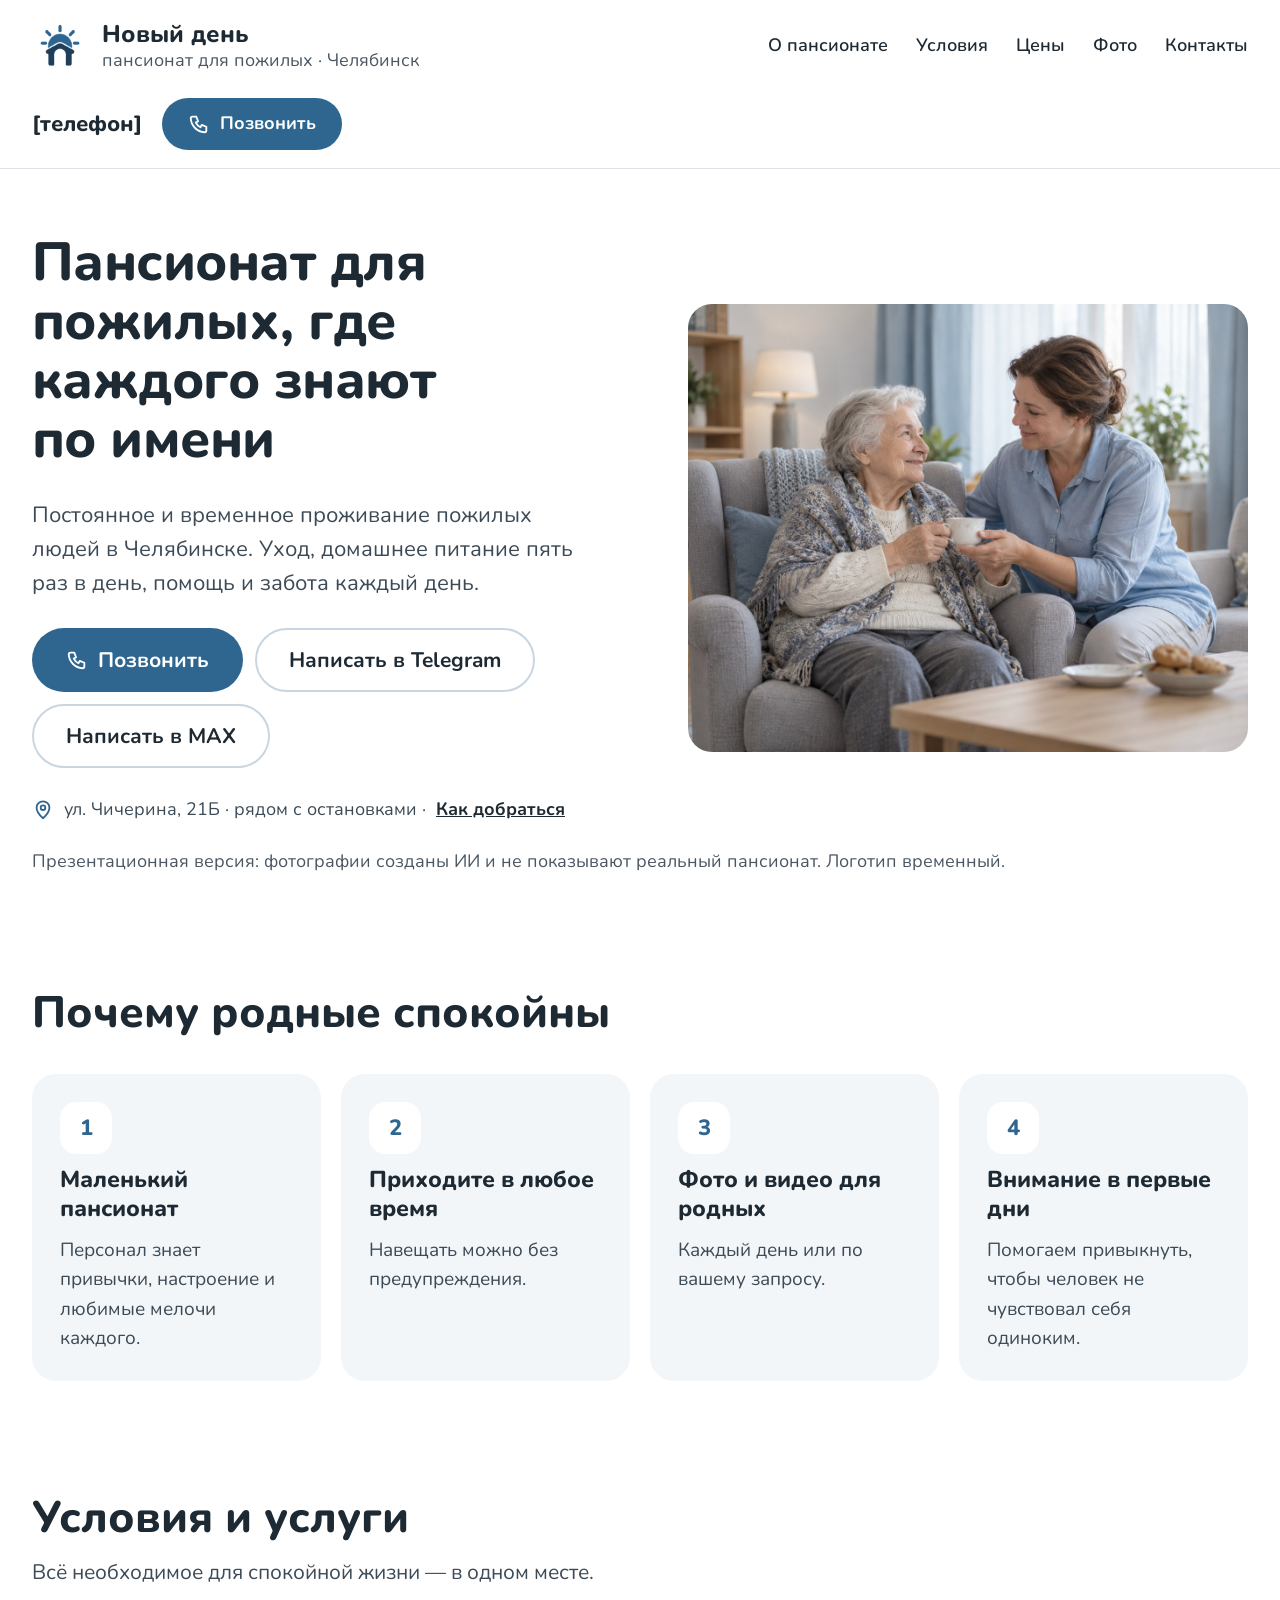
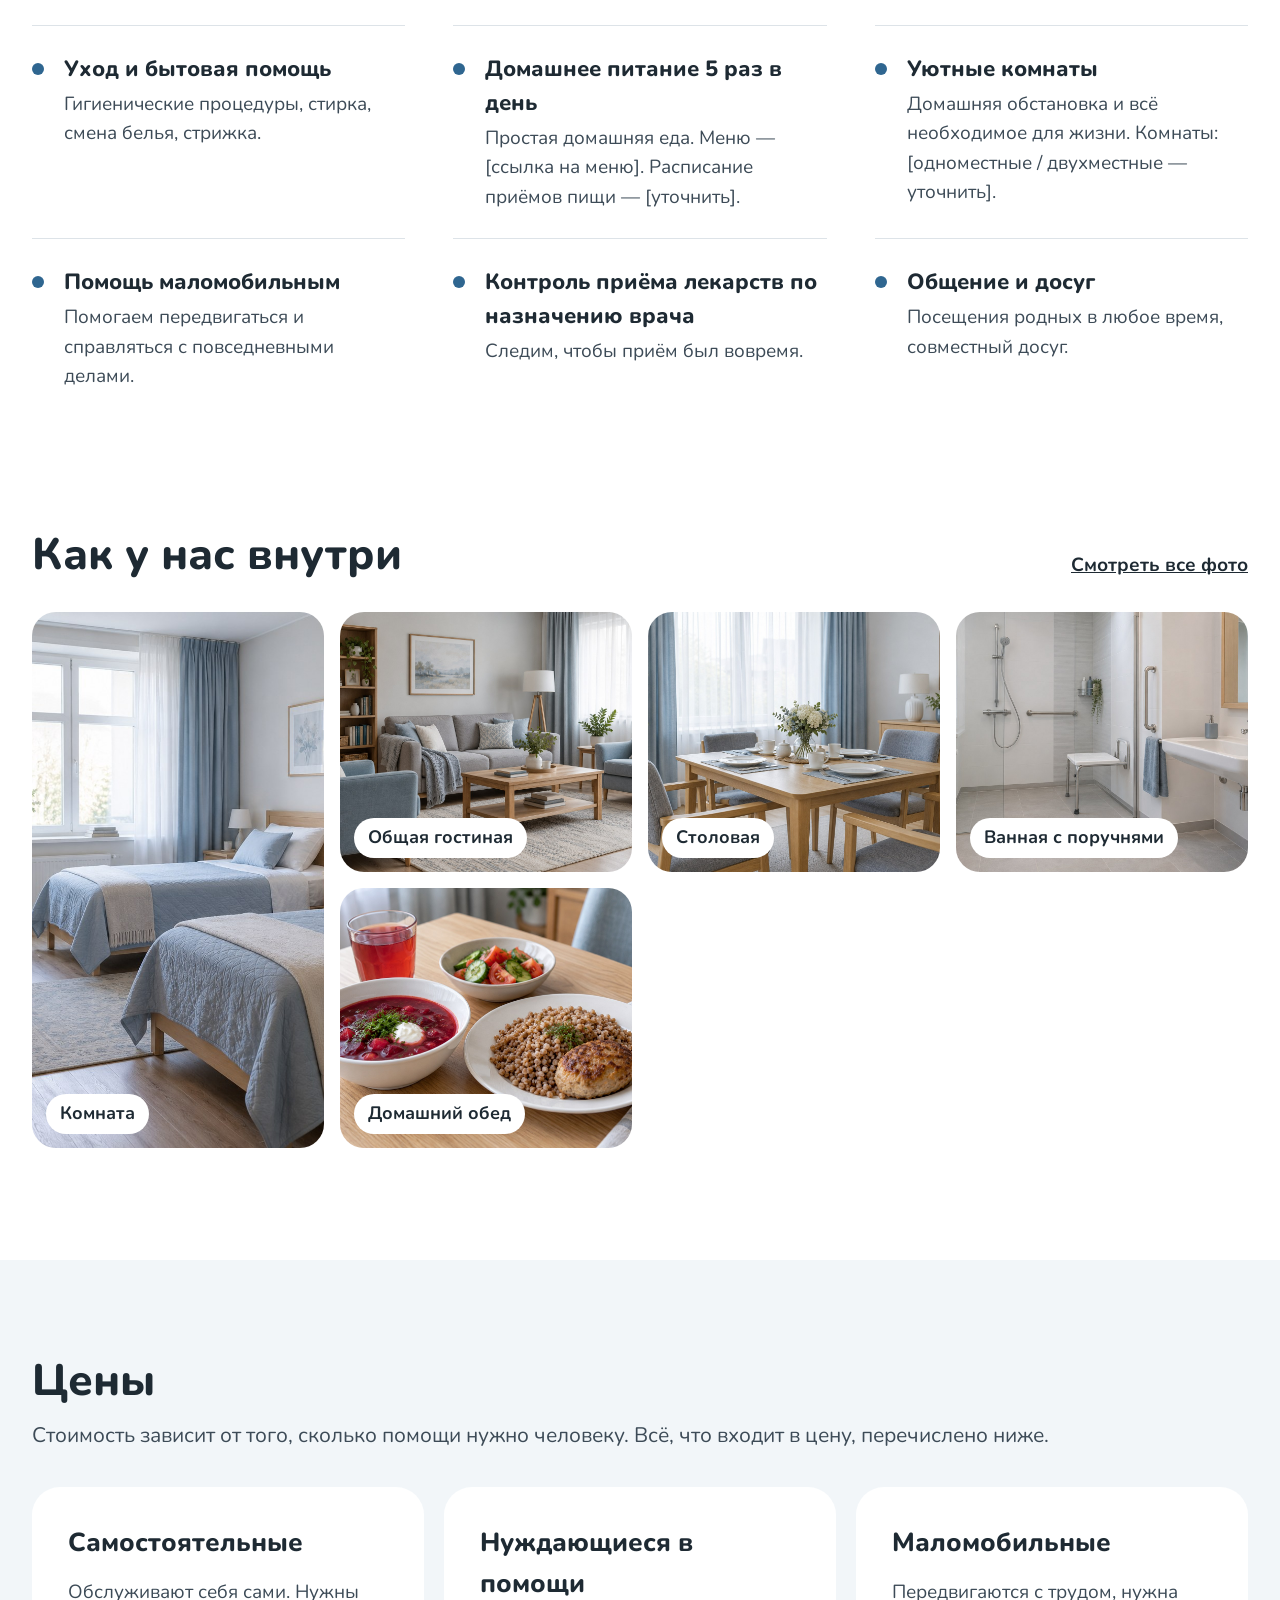
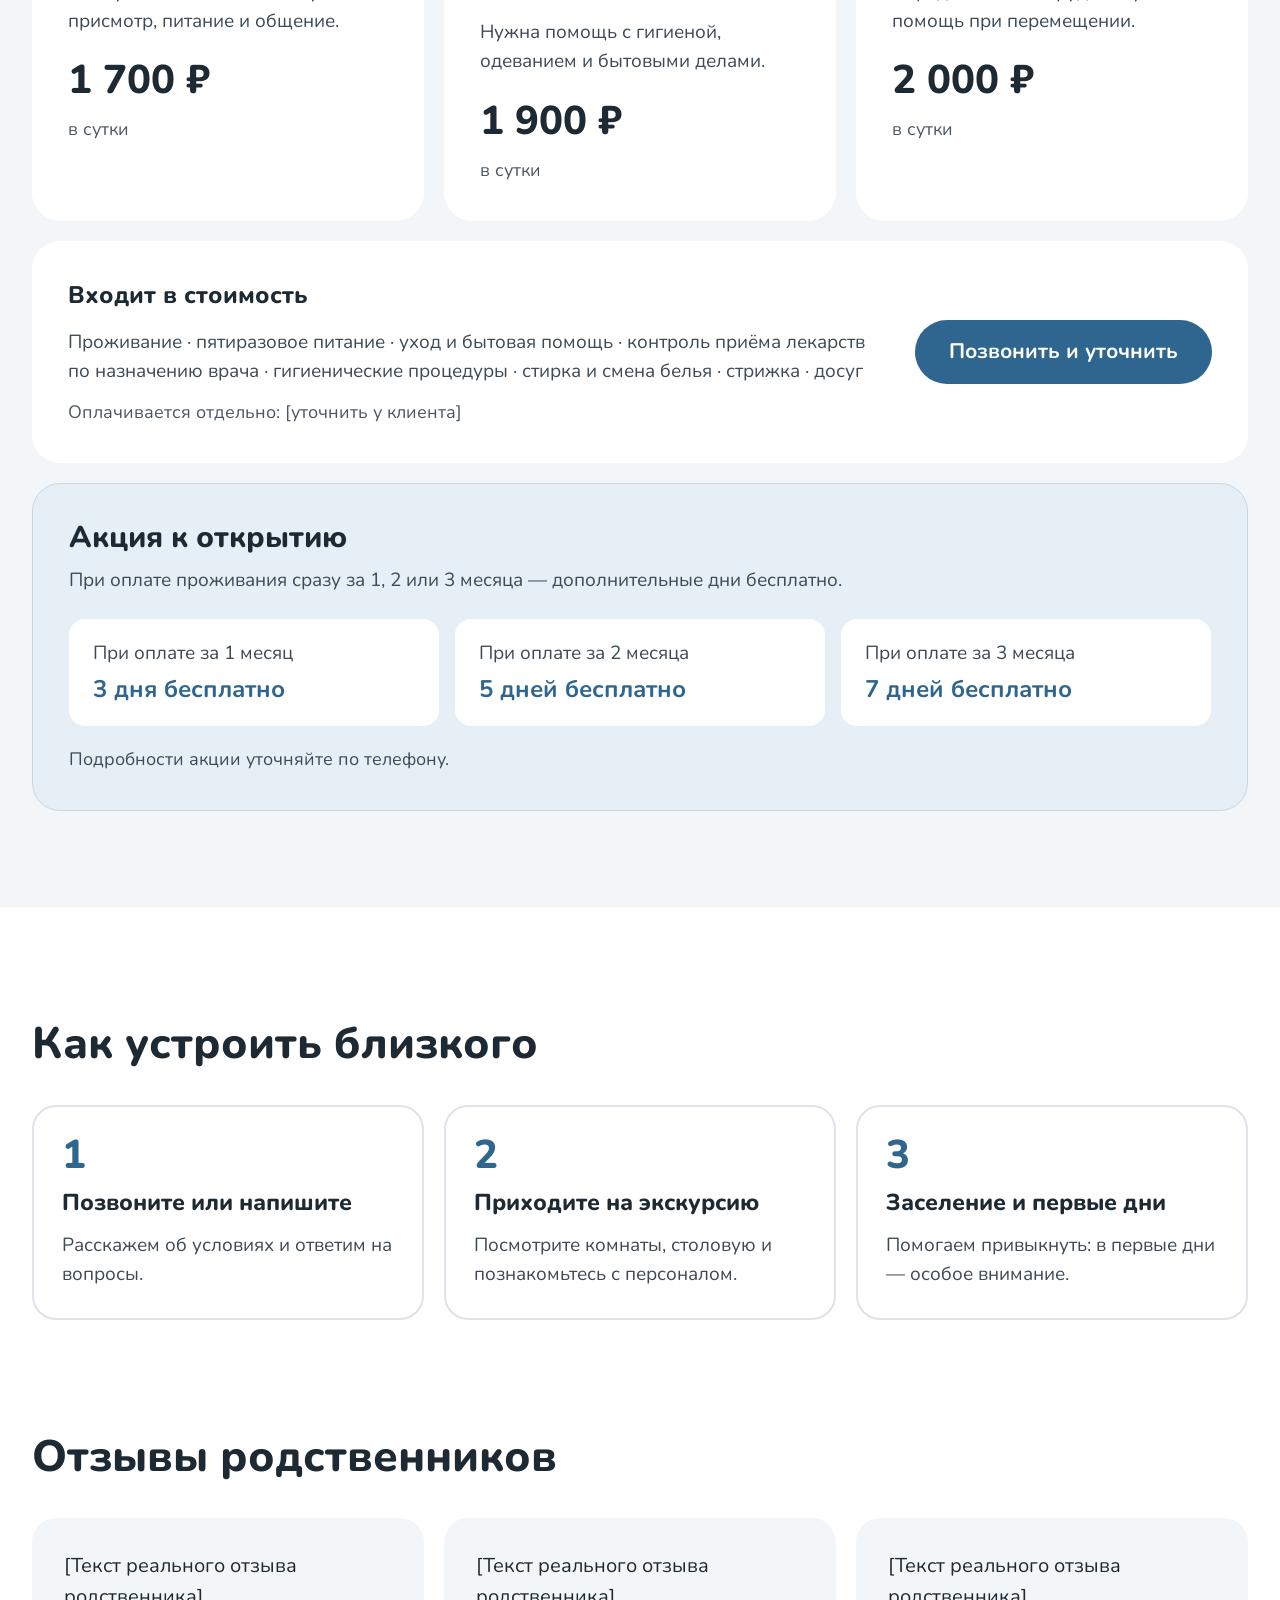
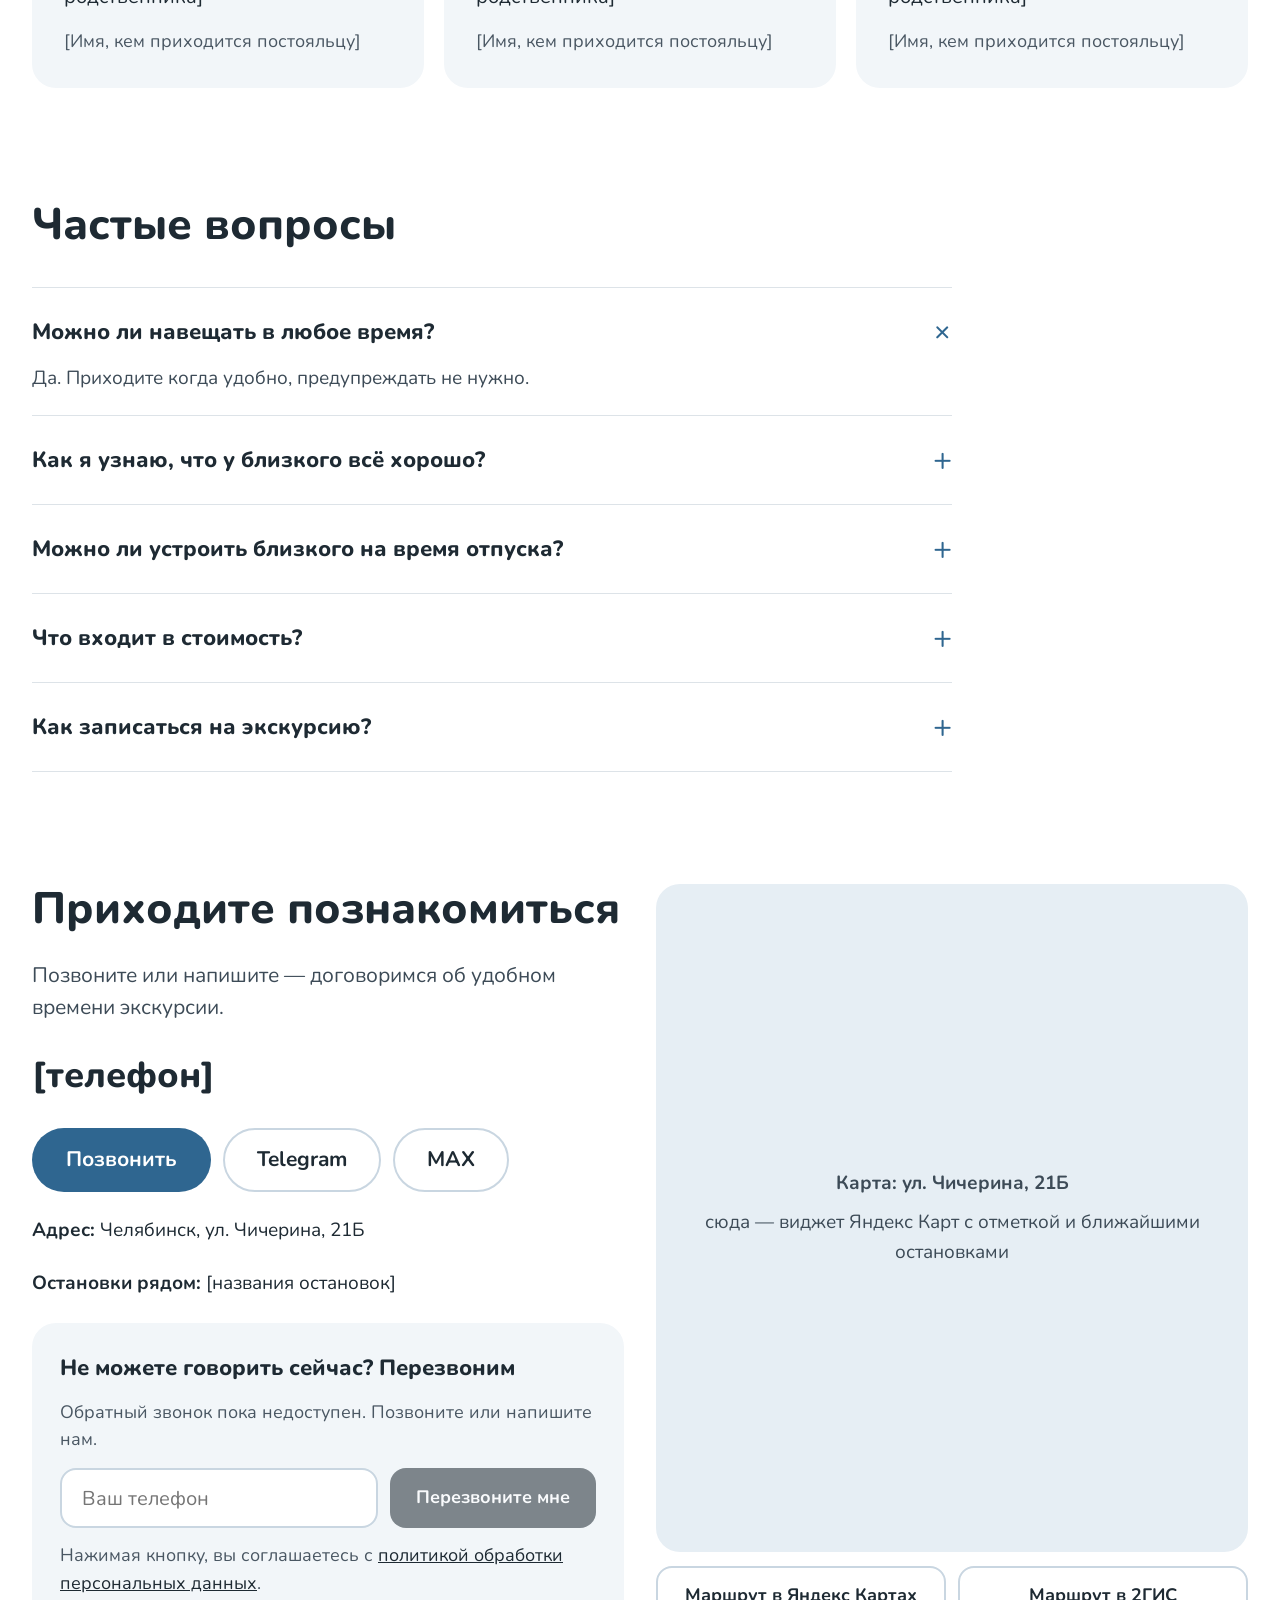
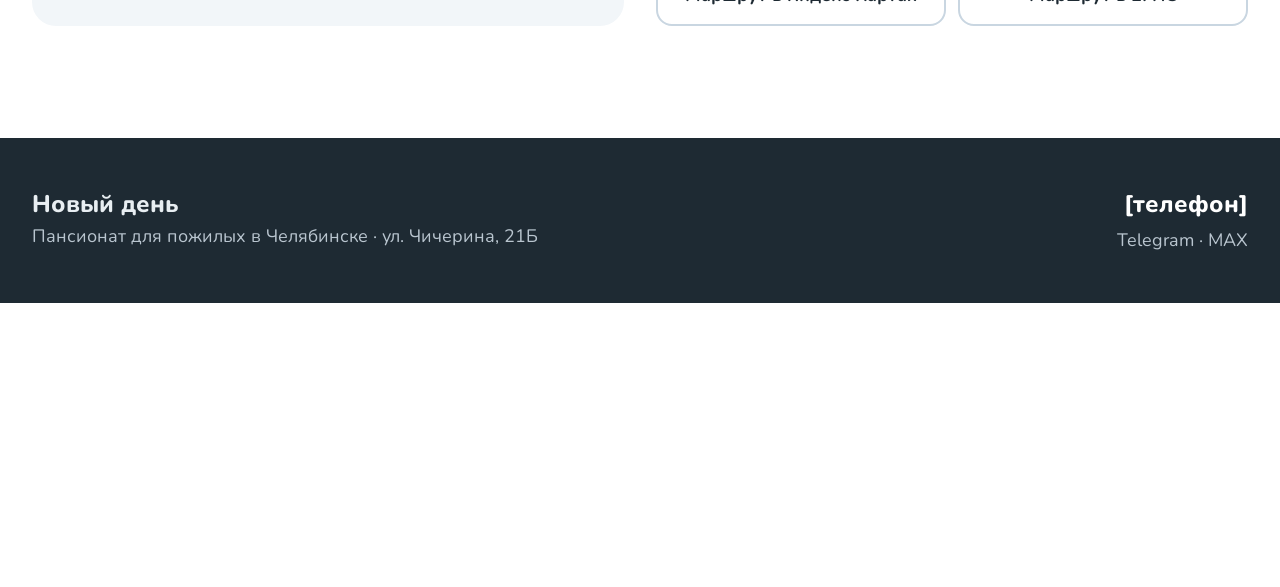
<file: index.html>
<!doctype html>
<html lang="ru">
<head>
  <meta charset="utf-8">
  <meta name="viewport" content="width=device-width, initial-scale=1">
  <meta name="robots" content="noindex, nofollow">
  <meta http-equiv="refresh" content="0; url=concept-1/">
  <title>Пансионат «Новый день» — Челябинск</title>
</head>
<body>
  <p>Откройте <a href="concept-1/">сайт пансионата «Новый день»</a>.</p>
</body>
</html>
</file>
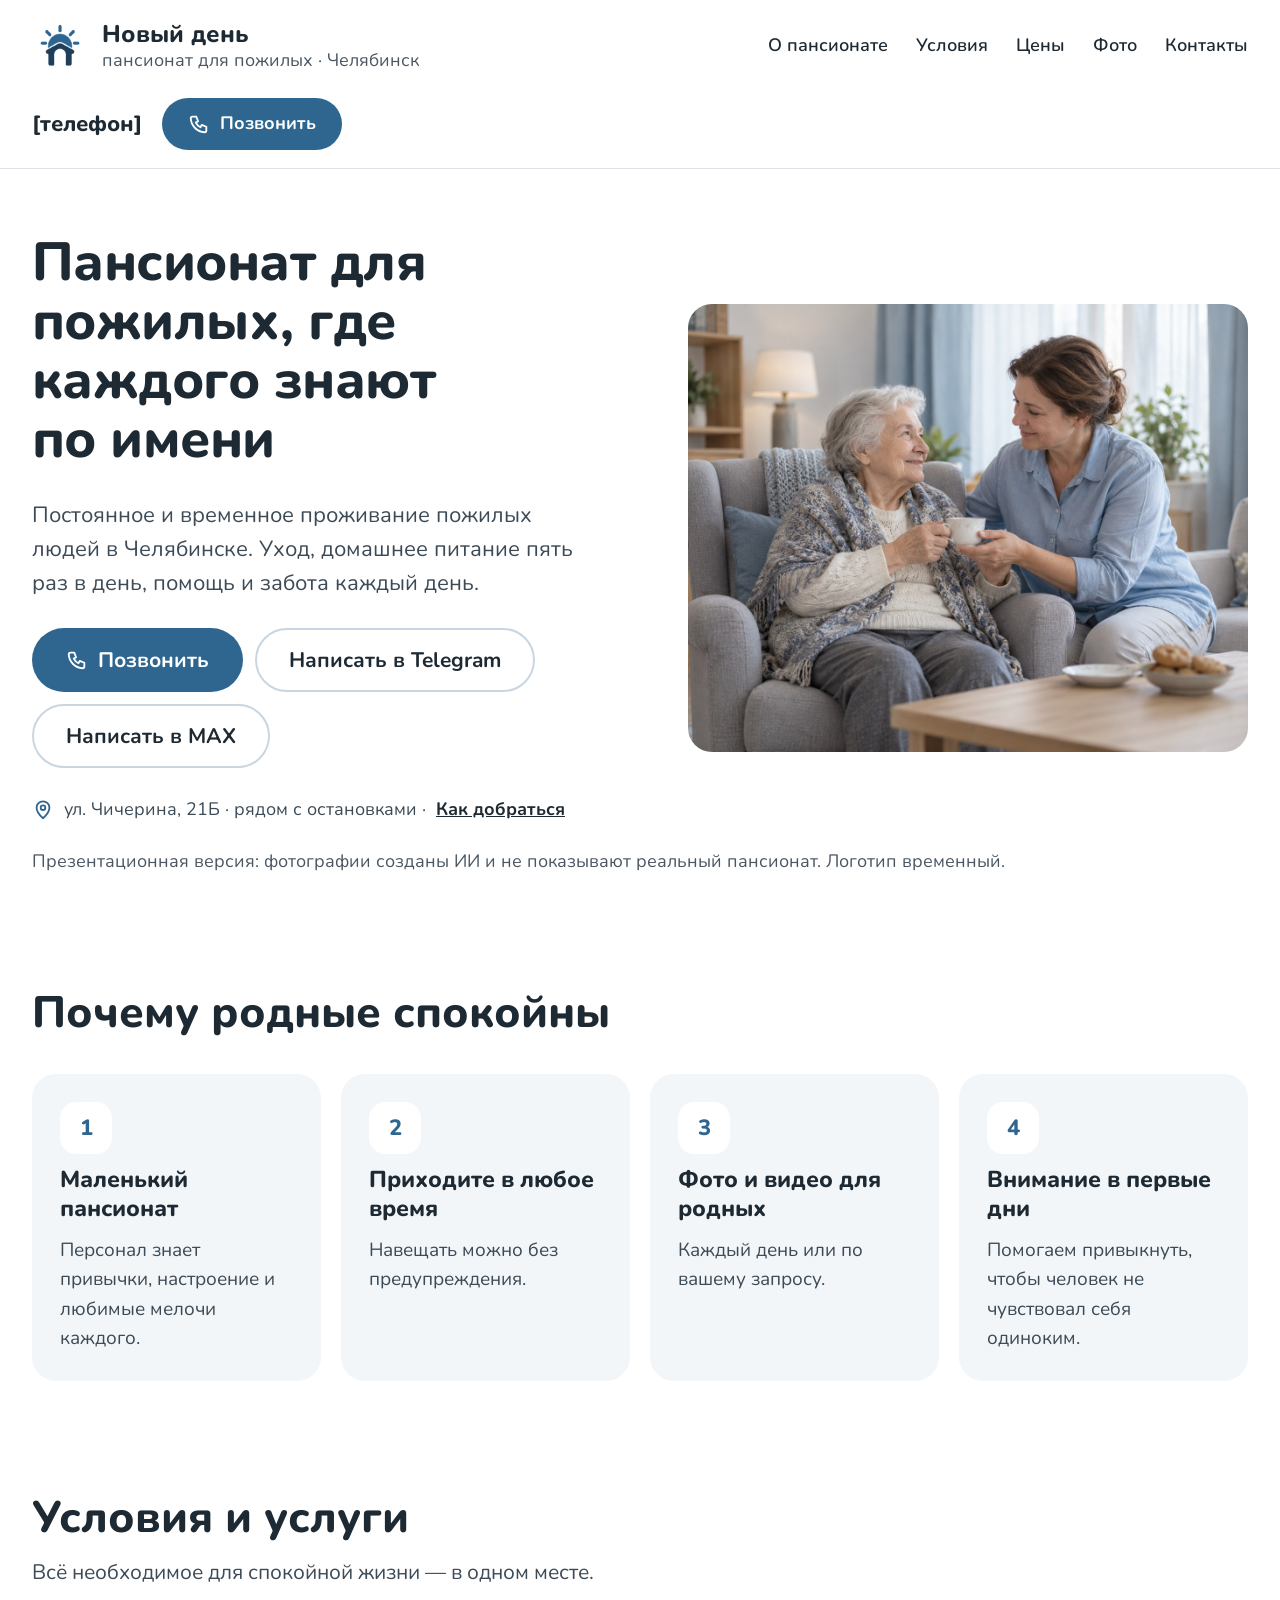
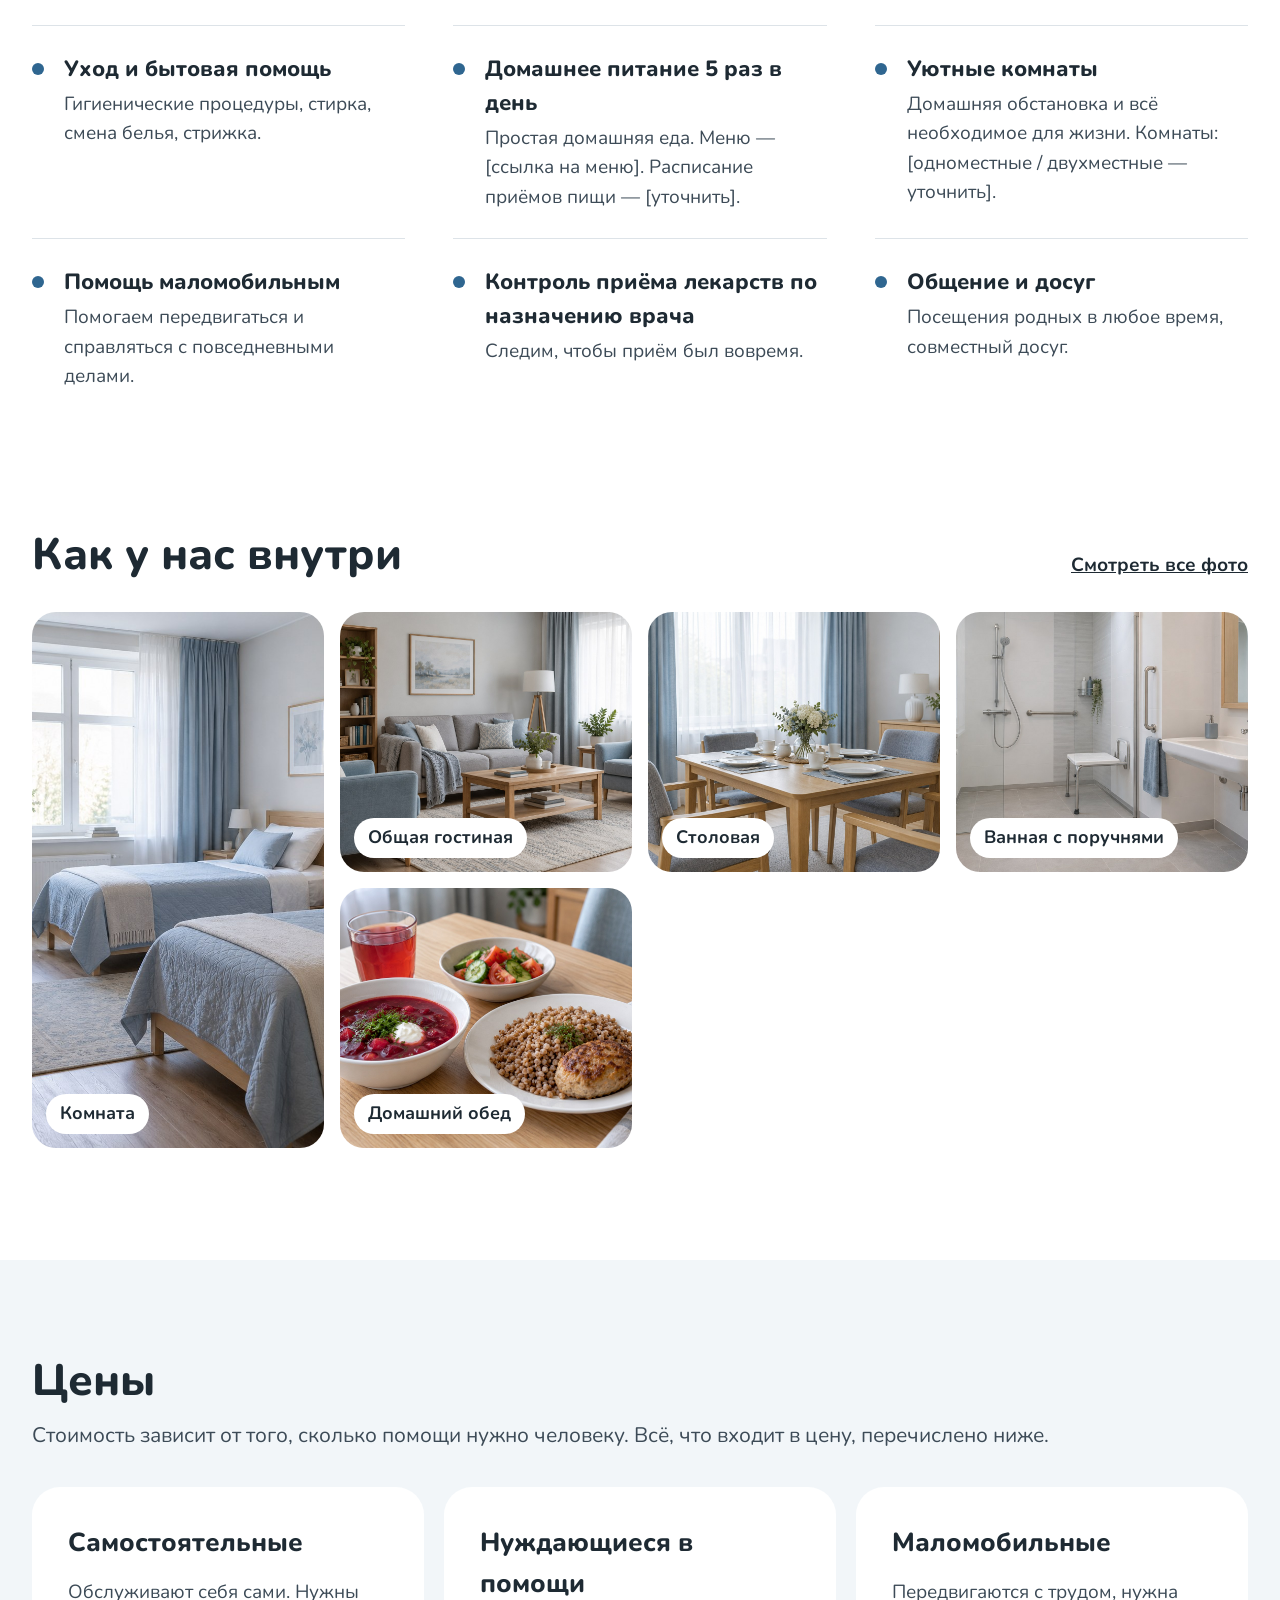
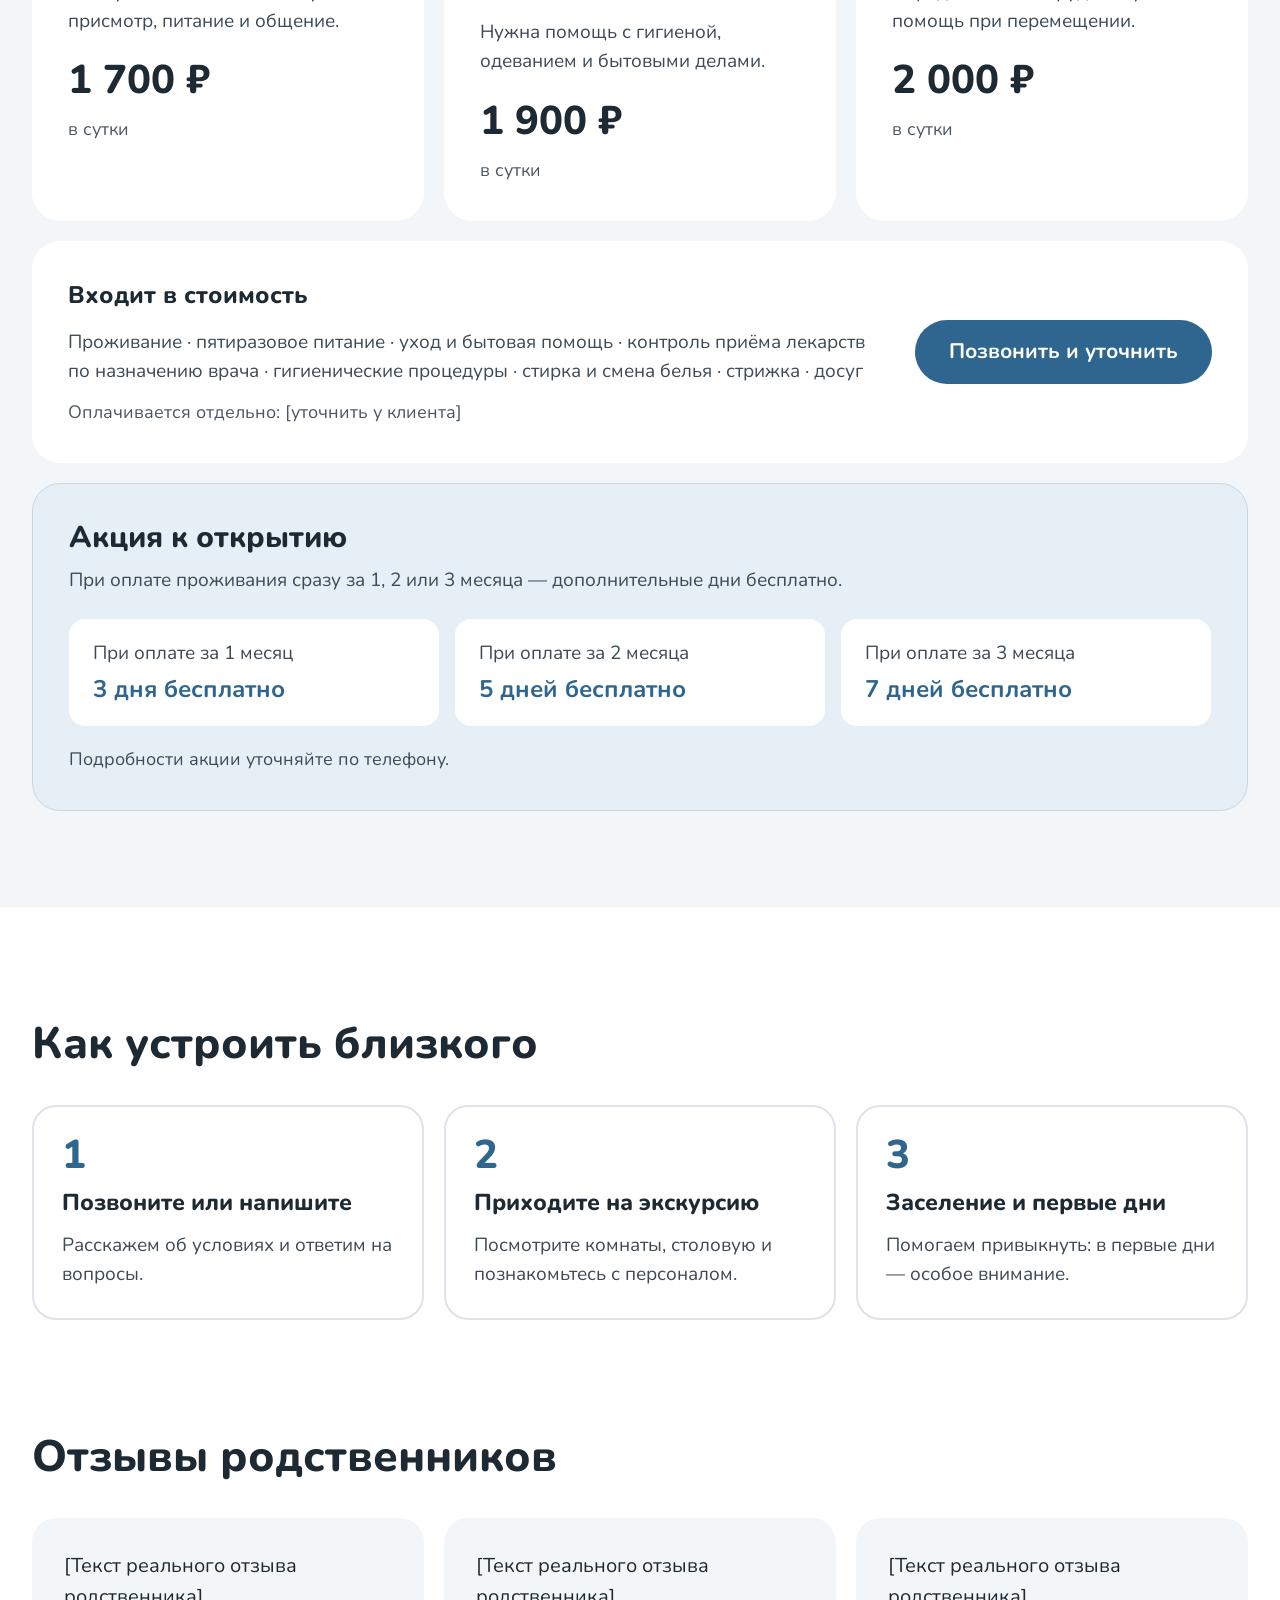
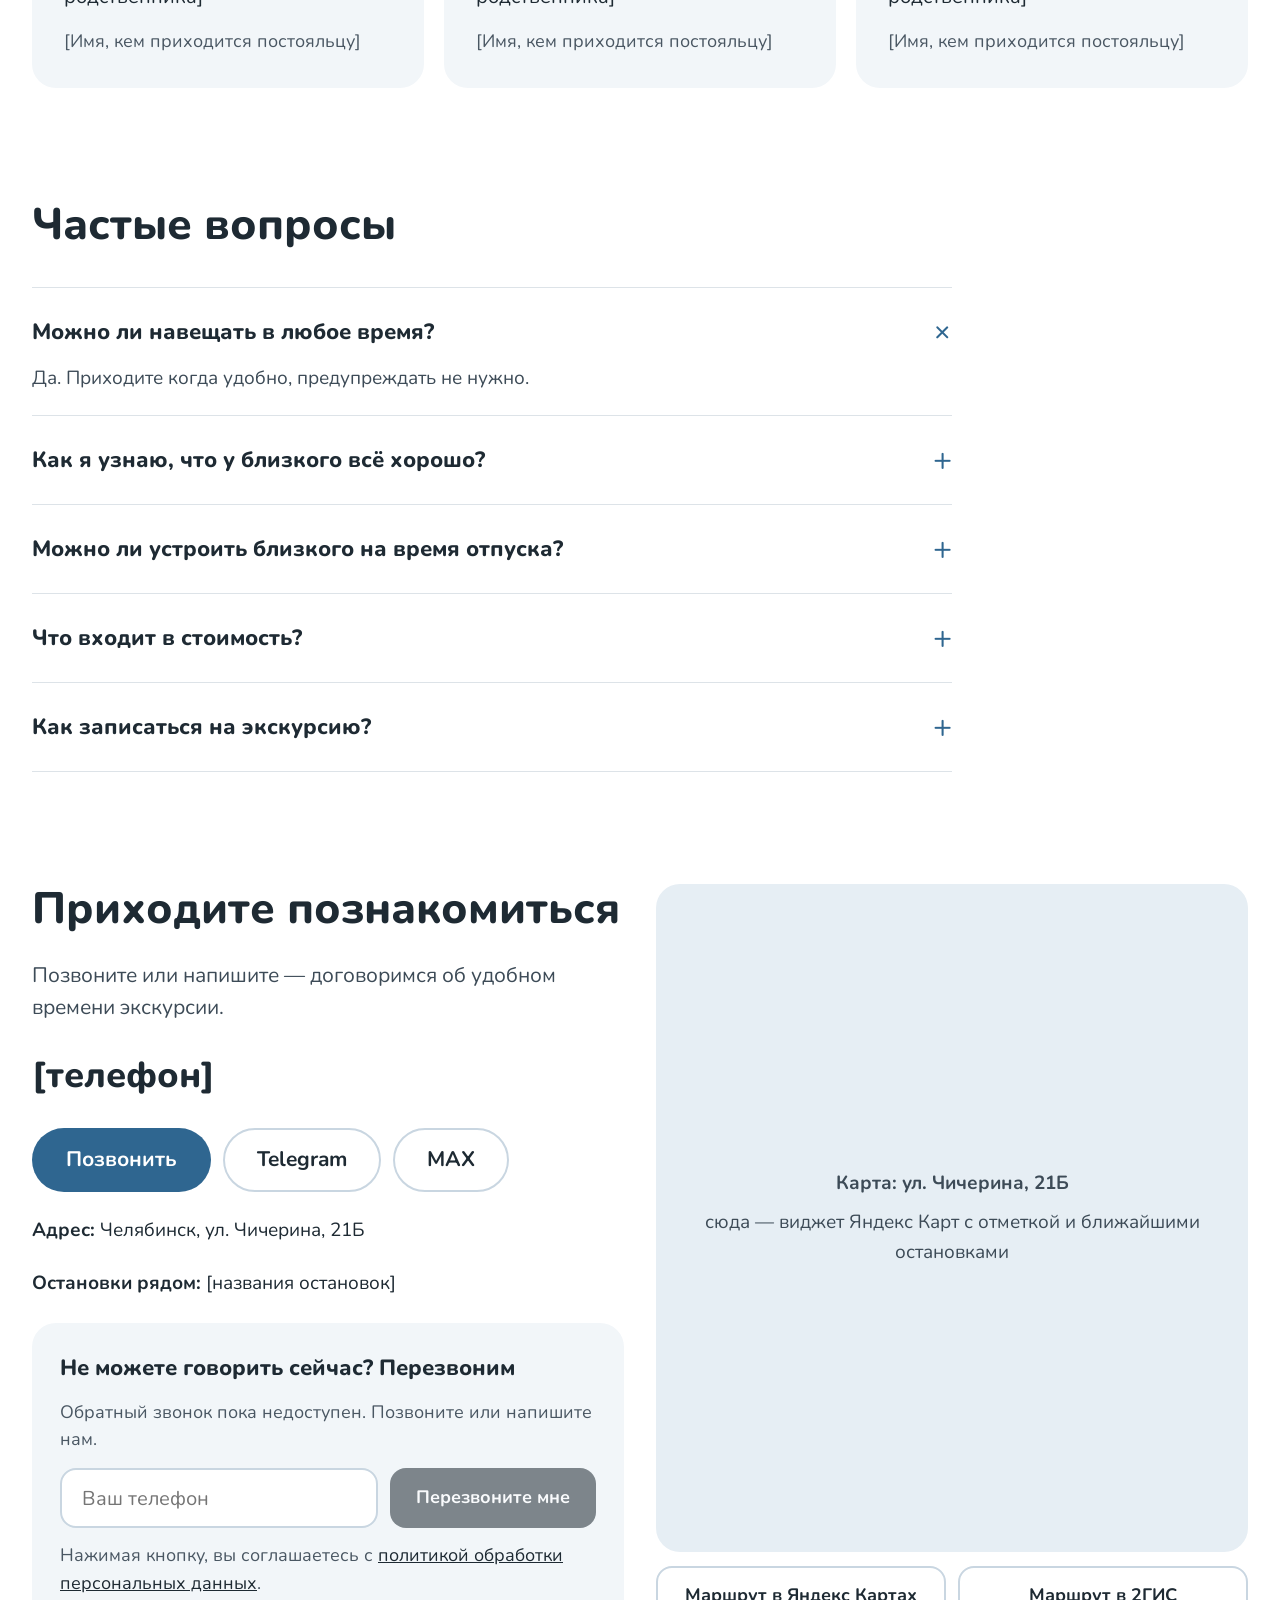
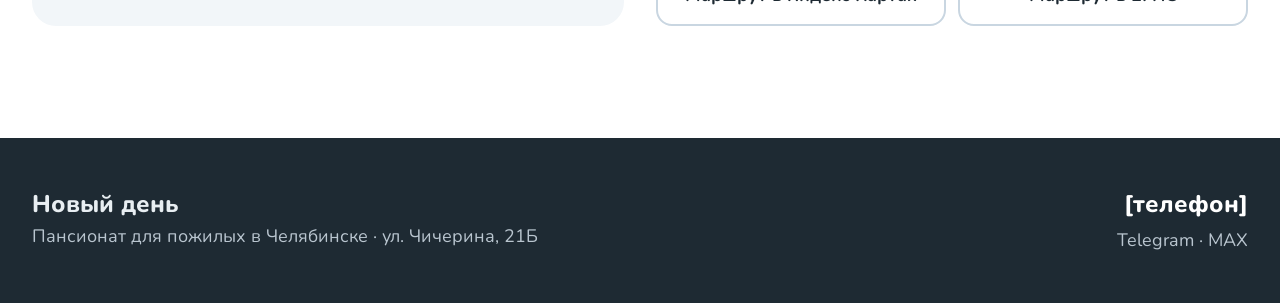
<file: concept-1/index.html>
<!doctype html>
<html lang="ru">
<head>
<meta charset="utf-8">
<meta name="viewport" content="width=device-width, initial-scale=1">
<meta name="robots" content="noindex, nofollow">
<title>Пансионат для пожилых «Новый день» — Челябинск</title>
<meta name="description" content="Пансионат для пожилых в Челябинске: постоянное и временное проживание, уход, домашнее питание 5 раз в день.">
<link rel="preconnect" href="https://fonts.googleapis.com">
<link rel="preconnect" href="https://fonts.gstatic.com" crossorigin>
<link rel="stylesheet" href="https://fonts.googleapis.com/css2?family=Nunito:wght@400;600;700;800&display=swap">
<link rel="stylesheet" href="styles.css">
<link rel="icon" type="image/png" href="../img/logo-placeholder.png">
</head>
<body>

<header class="header">
  <div class="container header__row">
    <a class="logo" href="#top">
      <img class="logo__mark" src="../img/logo-placeholder.png" alt="" width="56" height="56">
      <span>
        <span class="logo__name">Новый день</span>
        <span class="logo__sub">пансионат для пожилых · Челябинск</span>
      </span>
    </a>
    <nav class="nav" aria-label="Основное меню">
      <a href="#about">О пансионате</a>
      <a href="#services">Условия</a>
      <a href="#prices">Цены</a>
      <a href="#photos">Фото</a>
      <a href="#contacts">Контакты</a>
    </nav>
    <div class="header__contacts">
      <a class="phone" href="tel:+70000000000">[телефон]</a>
      <a class="btn btn--primary" href="tel:+70000000000">
        <svg class="icon" aria-hidden="true" viewBox="0 0 24 24" fill="none" stroke="currentColor" stroke-width="2" stroke-linecap="round" stroke-linejoin="round"><path d="M5 4h4l2 5-2.5 1.5a11 11 0 0 0 5 5L15 13l5 2v4a2 2 0 0 1-2 2A16 16 0 0 1 3 6a2 2 0 0 1 2-2"/></svg>
        Позвонить
      </a>
    </div>
  </div>
</header>

<main id="top">

  <section class="container hero">
    <div class="hero__text">
      <h1 class="hero__title">Пансионат для пожилых, где каждого знают по&nbsp;имени</h1>
      <p class="hero__lead">Постоянное и временное проживание пожилых людей в Челябинске. Уход, домашнее питание пять раз в день, помощь и забота каждый день.</p>
      <div class="hero__actions">
        <a class="btn btn--primary btn--lg" href="tel:+70000000000">
          <svg class="icon" aria-hidden="true" viewBox="0 0 24 24" fill="none" stroke="currentColor" stroke-width="2" stroke-linecap="round" stroke-linejoin="round"><path d="M5 4h4l2 5-2.5 1.5a11 11 0 0 0 5 5L15 13l5 2v4a2 2 0 0 1-2 2A16 16 0 0 1 3 6a2 2 0 0 1 2-2"/></svg>
          Позвонить
        </a>
        <a class="btn btn--outline btn--lg" href="#">Написать в Telegram</a>
        <a class="btn btn--outline btn--lg" href="#">Написать в MAX</a>
      </div>
      <p class="hero__address">
        <svg class="icon" aria-hidden="true" viewBox="0 0 24 24" fill="none" stroke="#2F6690" stroke-width="2" stroke-linecap="round" stroke-linejoin="round"><path d="M12 21s-7-6.2-7-11.5A7 7 0 0 1 19 9.5C19 14.8 12 21 12 21z"/><circle cx="12" cy="9.5" r="2.5"/></svg>
        ул. Чичерина, 21Б · рядом с остановками · <a href="#contacts">Как добраться</a>
      </p>
    </div>
    <img class="hero__photo" src="../img/hero-v2.jpg" alt="ИИ-иллюстрация: сотрудница подаёт чай пожилой женщине в кресле" width="1536" height="1024" fetchpriority="high">
  </section>
  <p class="container demo-note">Презентационная версия: фотографии созданы ИИ и не показывают реальный пансионат. Логотип временный.</p>

  <section id="about" class="container section" aria-labelledby="about-h">
    <h2 id="about-h" class="section-title">Почему родные спокойны</h2>
    <div class="facts">
      <div class="fact"><span class="fact__num" aria-hidden="true">1</span><h3>Маленький пансионат</h3><p>Персонал знает привычки, настроение и любимые мелочи каждого.</p></div>
      <div class="fact"><span class="fact__num" aria-hidden="true">2</span><h3>Приходите в любое время</h3><p>Навещать можно без предупреждения.</p></div>
      <div class="fact"><span class="fact__num" aria-hidden="true">3</span><h3>Фото и видео для родных</h3><p>Каждый день или по вашему запросу.</p></div>
      <div class="fact"><span class="fact__num" aria-hidden="true">4</span><h3>Внимание в первые дни</h3><p>Помогаем привыкнуть, чтобы человек не чувствовал себя одиноким.</p></div>
    </div>
  </section>

  <section id="services" class="container section" aria-labelledby="services-h">
    <h2 id="services-h" class="section-title">Условия и услуги</h2>
    <p class="section-lead">Всё необходимое для спокойной жизни — в одном месте.</p>
    <div class="services">
      <div class="service"><div><h3>Уход и бытовая помощь</h3><p>Гигиенические процедуры, стирка, смена белья, стрижка.</p></div></div>
      <div class="service"><div><h3>Домашнее питание 5 раз в день</h3><p>Простая домашняя еда. Меню — [ссылка на меню]. Расписание приёмов пищи — [уточнить].</p></div></div>
      <div class="service"><div><h3>Уютные комнаты</h3><p>Домашняя обстановка и всё необходимое для жизни. Комнаты: [одноместные / двухместные — уточнить].</p></div></div>
      <div class="service"><div><h3>Помощь маломобильным</h3><p>Помогаем передвигаться и справляться с повседневными делами.</p></div></div>
      <div class="service"><div><h3>Контроль приёма лекарств по назначению врача</h3><p>Следим, чтобы приём был вовремя.</p></div></div>
      <div class="service"><div><h3>Общение и досуг</h3><p>Посещения родных в любое время, совместный досуг.</p></div></div>
    </div>
  </section>

  <section id="photos" class="container section" aria-labelledby="photos-h">
    <div class="section-head">
      <h2 id="photos-h" class="section-title">Как у нас внутри</h2>
      <a href="#">Смотреть все фото</a>
    </div>
    <div class="gallery">
      <figure class="is-big"><img src="../img/room-v2.jpg" alt="ИИ-иллюстрация: комната с двумя кроватями и тумбочками" loading="lazy" width="1536" height="1024"><figcaption>Комната</figcaption></figure>
      <figure><img src="../img/living-v2.jpg" alt="ИИ-иллюстрация: общая гостиная с диваном и креслами" loading="lazy" width="1536" height="1024"><figcaption>Общая гостиная</figcaption></figure>
      <figure><img src="../img/dining-v2.jpg" alt="ИИ-иллюстрация: столовая с накрытым столом" loading="lazy" width="1536" height="1024"><figcaption>Столовая</figcaption></figure>
      <figure><img src="../img/bath-v2.jpg" alt="ИИ-иллюстрация: ванная с поручнями и сиденьем для душа" loading="lazy" width="1536" height="1024"><figcaption>Ванная с поручнями</figcaption></figure>
      <figure><img src="../img/lunch-v2.jpg" alt="ИИ-иллюстрация: домашний обед — борщ, гречка с котлетой, салат" loading="lazy" width="1536" height="1024"><figcaption>Домашний обед</figcaption></figure>
    </div>
  </section>

  <section id="prices" class="prices" aria-labelledby="prices-h">
    <div class="container">
      <h2 id="prices-h" class="section-title">Цены</h2>
      <p class="section-lead">Стоимость зависит от того, сколько помощи нужно человеку. Всё, что входит в цену, перечислено ниже.</p>
      <div class="tariffs">
        <article class="tariff">
          <h3>Самостоятельные</h3>
          <p class="tariff__desc">Обслуживают себя сами. Нужны присмотр, питание и общение.</p>
          <p class="tariff__price">1 700 ₽</p>
          <p class="tariff__unit">в сутки</p>
        </article>
        <article class="tariff">
          <h3>Нуждающиеся в помощи</h3>
          <p class="tariff__desc">Нужна помощь с гигиеной, одеванием и бытовыми делами.</p>
          <p class="tariff__price">1 900 ₽</p>
          <p class="tariff__unit">в сутки</p>
        </article>
        <article class="tariff">
          <h3>Маломобильные</h3>
          <p class="tariff__desc">Передвигаются с трудом, нужна помощь при перемещении.</p>
          <p class="tariff__price">2 000 ₽</p>
          <p class="tariff__unit">в сутки</p>
        </article>
      </div>
      <div class="included">
        <div class="included__text">
          <h3>Входит в стоимость</h3>
          <p>Проживание · пятиразовое питание · уход и бытовая помощь · контроль приёма лекарств по назначению врача · гигиенические процедуры · стирка и смена белья · стрижка · досуг</p>
          <p class="note">Оплачивается отдельно: [уточнить у клиента]</p>
        </div>
        <a class="btn btn--primary btn--lg" href="tel:+70000000000">Позвонить и уточнить</a>
      </div>
      <section class="opening-offer" aria-labelledby="offer-h">
        <div class="opening-offer__intro">
          <h3 id="offer-h">Акция к открытию</h3>
          <p>При оплате проживания сразу за 1, 2 или 3 месяца — дополнительные дни бесплатно.</p>
        </div>
        <ul class="opening-offer__options">
          <li><span>При оплате за 1 месяц</span><strong>3 дня бесплатно</strong></li>
          <li><span>При оплате за 2 месяца</span><strong>5 дней бесплатно</strong></li>
          <li><span>При оплате за 3 месяца</span><strong>7 дней бесплатно</strong></li>
        </ul>
        <p class="opening-offer__note">Подробности акции уточняйте по телефону.</p>
      </section>
    </div>
  </section>

  <section class="container section" aria-labelledby="steps-h">
    <h2 id="steps-h" class="section-title">Как устроить близкого</h2>
    <ol class="steps">
      <li class="step"><span class="step__num">1</span><h3>Позвоните или напишите</h3><p>Расскажем об условиях и ответим на вопросы.</p></li>
      <li class="step"><span class="step__num">2</span><h3>Приходите на экскурсию</h3><p>Посмотрите комнаты, столовую и познакомьтесь с персоналом.</p></li>
      <li class="step"><span class="step__num">3</span><h3>Заселение и первые дни</h3><p>Помогаем привыкнуть: в первые дни — особое внимание.</p></li>
    </ol>
  </section>

  <section class="container section" aria-labelledby="reviews-h">
    <h2 id="reviews-h" class="section-title">Отзывы родственников</h2>
    <div class="reviews">
      <figure class="review"><blockquote>[Текст реального отзыва родственника]</blockquote><figcaption>[Имя, кем приходится постояльцу]</figcaption></figure>
      <figure class="review"><blockquote>[Текст реального отзыва родственника]</blockquote><figcaption>[Имя, кем приходится постояльцу]</figcaption></figure>
      <figure class="review"><blockquote>[Текст реального отзыва родственника]</blockquote><figcaption>[Имя, кем приходится постояльцу]</figcaption></figure>
    </div>
  </section>

  <section class="container section" aria-labelledby="faq-h">
    <h2 id="faq-h" class="section-title">Частые вопросы</h2>
    <div class="faq">
      <details open><summary>Можно ли навещать в любое время?</summary><p>Да. Приходите когда удобно, предупреждать не нужно.</p></details>
      <details><summary>Как я узнаю, что у близкого всё хорошо?</summary><p>Присылаем фото и видео каждый день или по запросу.</p></details>
      <details><summary>Можно ли устроить близкого на время отпуска?</summary><p>Да, есть краткосрочное пребывание.</p></details>
      <details><summary>Что входит в стоимость?</summary><p>Проживание, пятиразовое питание, уход, контроль приёма лекарств по назначению врача, гигиена, стирка, стрижка и досуг.</p></details>
      <details><summary>Как записаться на экскурсию?</summary><p>Позвоните или напишите в Telegram или MAX — договоримся о времени.</p></details>
    </div>
  </section>

  <section id="contacts" class="container section contacts" aria-labelledby="contacts-h">
    <div class="contacts__info">
      <h2 id="contacts-h" class="section-title">Приходите познакомиться</h2>
      <p class="section-lead" style="margin:0">Позвоните или напишите — договоримся об удобном времени экскурсии.</p>
      <a class="contacts__phone" href="tel:+70000000000">[телефон]</a>
      <div class="contacts__buttons">
        <a class="btn btn--primary btn--lg" href="tel:+70000000000">Позвонить</a>
        <a class="btn btn--outline btn--lg" href="#">Telegram</a>
        <a class="btn btn--outline btn--lg" href="#">MAX</a>
      </div>
      <p><strong>Адрес:</strong> Челябинск, ул. Чичерина, 21Б</p>
      <p><strong>Остановки рядом:</strong> [названия остановок]</p>
      <form class="callback" aria-labelledby="cb-h" aria-describedby="callback-status">
        <h3 id="cb-h">Не можете говорить сейчас? Перезвоним</h3>
        <p class="note" id="callback-status">Обратный звонок пока недоступен. Позвоните или напишите нам.</p>
        <div class="callback__row">
          <label class="visually-hidden" for="cb">Ваш телефон</label>
          <input id="cb" type="tel" name="phone" placeholder="Ваш телефон" autocomplete="tel" required disabled>
          <button class="btn btn--dark" type="submit" disabled>Перезвоните мне</button>
        </div>
        <p class="note">Нажимая кнопку, вы соглашаетесь с <a href="#">политикой обработки персональных данных</a>.</p>
      </form>
    </div>
    <div class="contacts__map">
      <div class="map-slot">
        <strong>Карта: ул. Чичерина, 21Б</strong>
        <span>сюда — виджет Яндекс Карт с отметкой и ближайшими остановками</span>
      </div>
      <div class="route-buttons">
        <a class="btn btn--outline" href="#">Маршрут в Яндекс Картах</a>
        <a class="btn btn--outline" href="#">Маршрут в 2ГИС</a>
      </div>
    </div>
  </section>

</main>

<footer class="footer">
  <div class="container footer__row">
    <div>
      <span class="footer__name">Новый день</span>
      <span class="footer__muted">Пансионат для пожилых в Челябинске · ул. Чичерина, 21Б</span>
    </div>
    <div class="footer__right">
      <a href="tel:+70000000000">[телефон]</a>
      <span class="footer__muted">Telegram · MAX</span>
    </div>
  </div>
</footer>

</body>
</html>
</file>
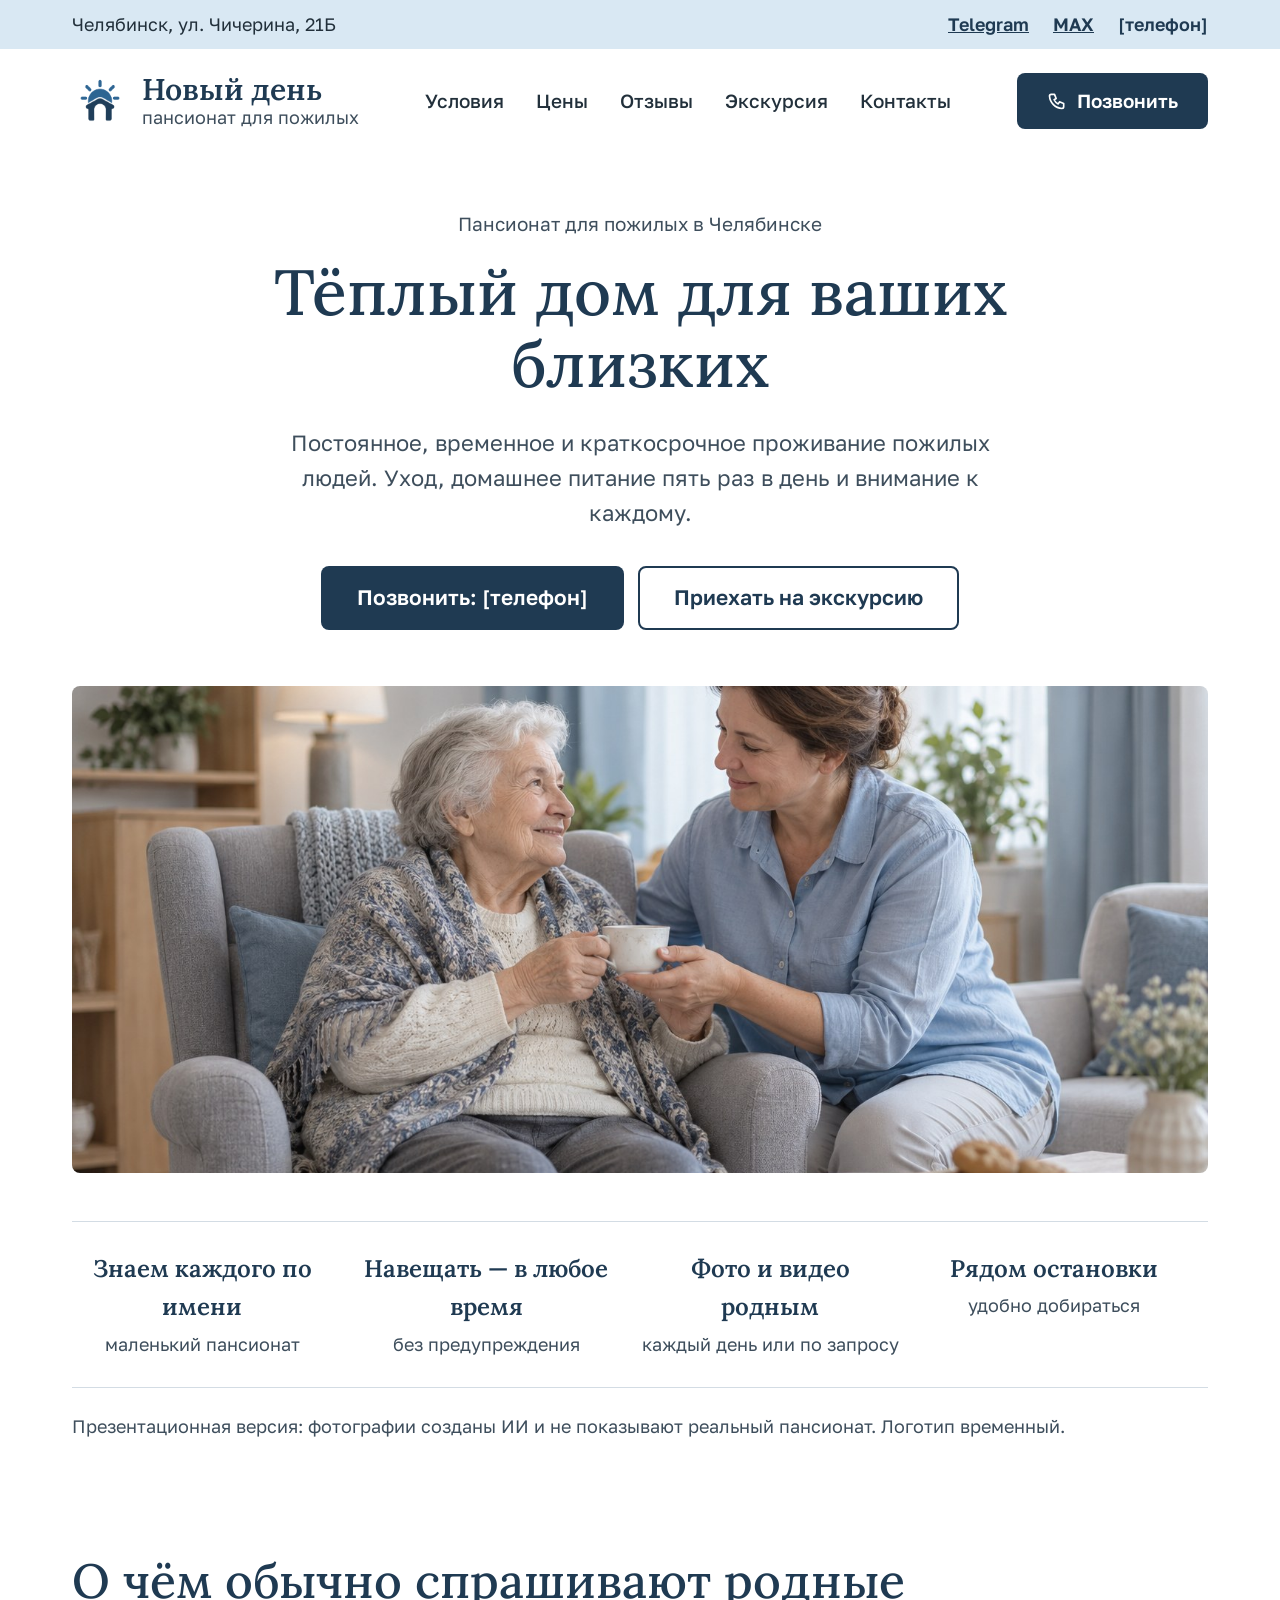
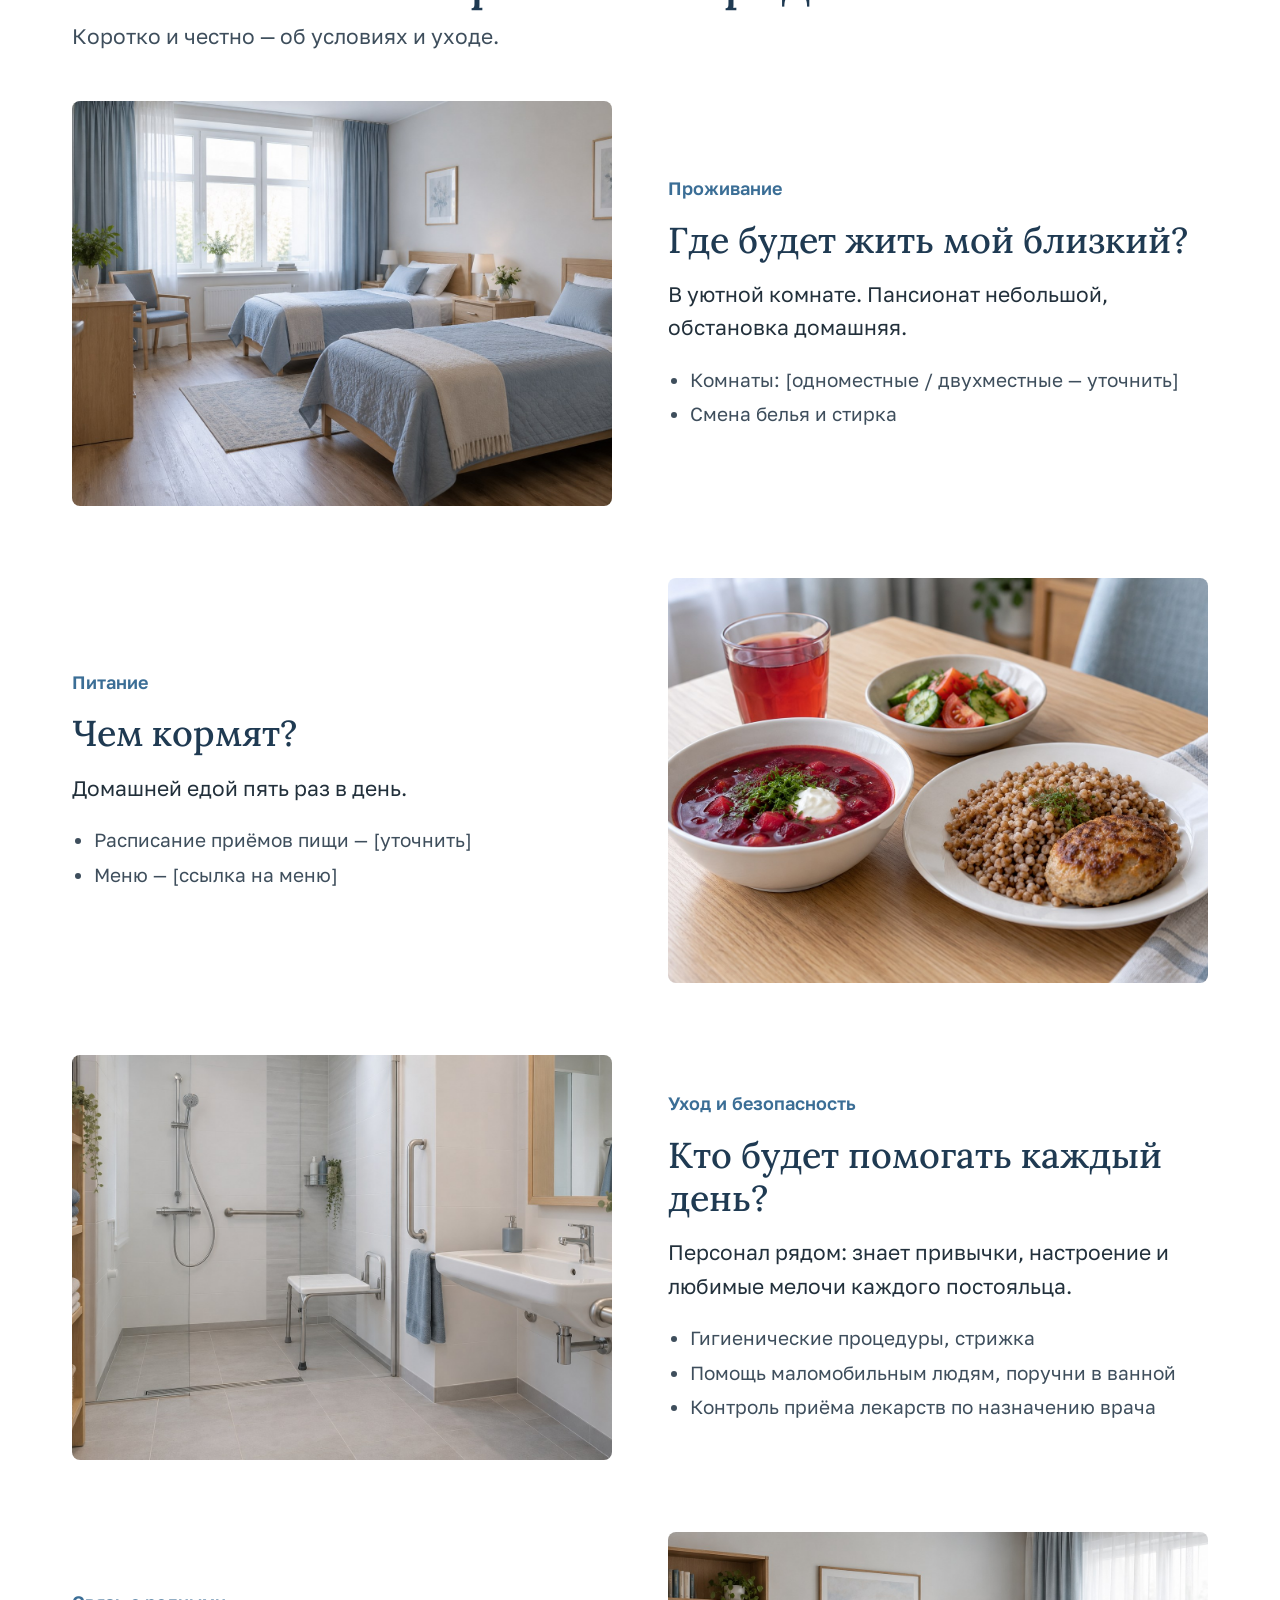
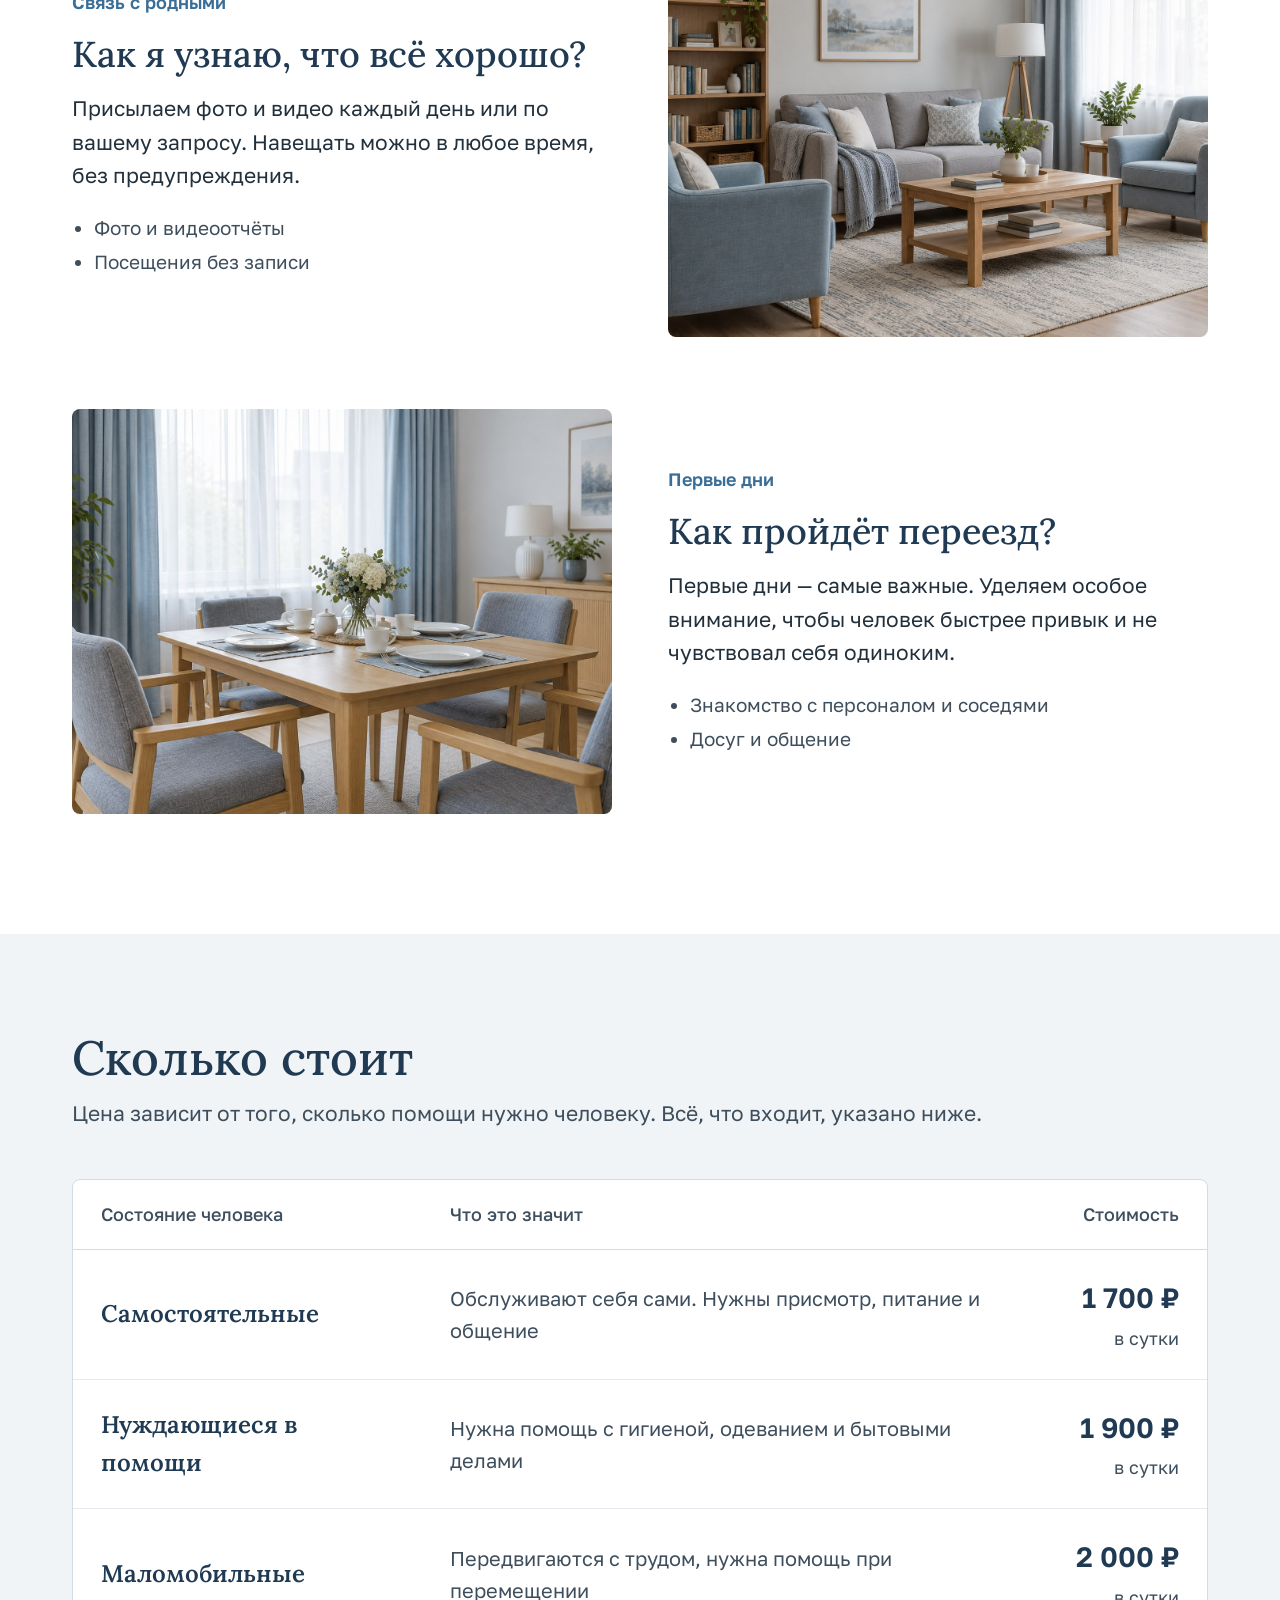
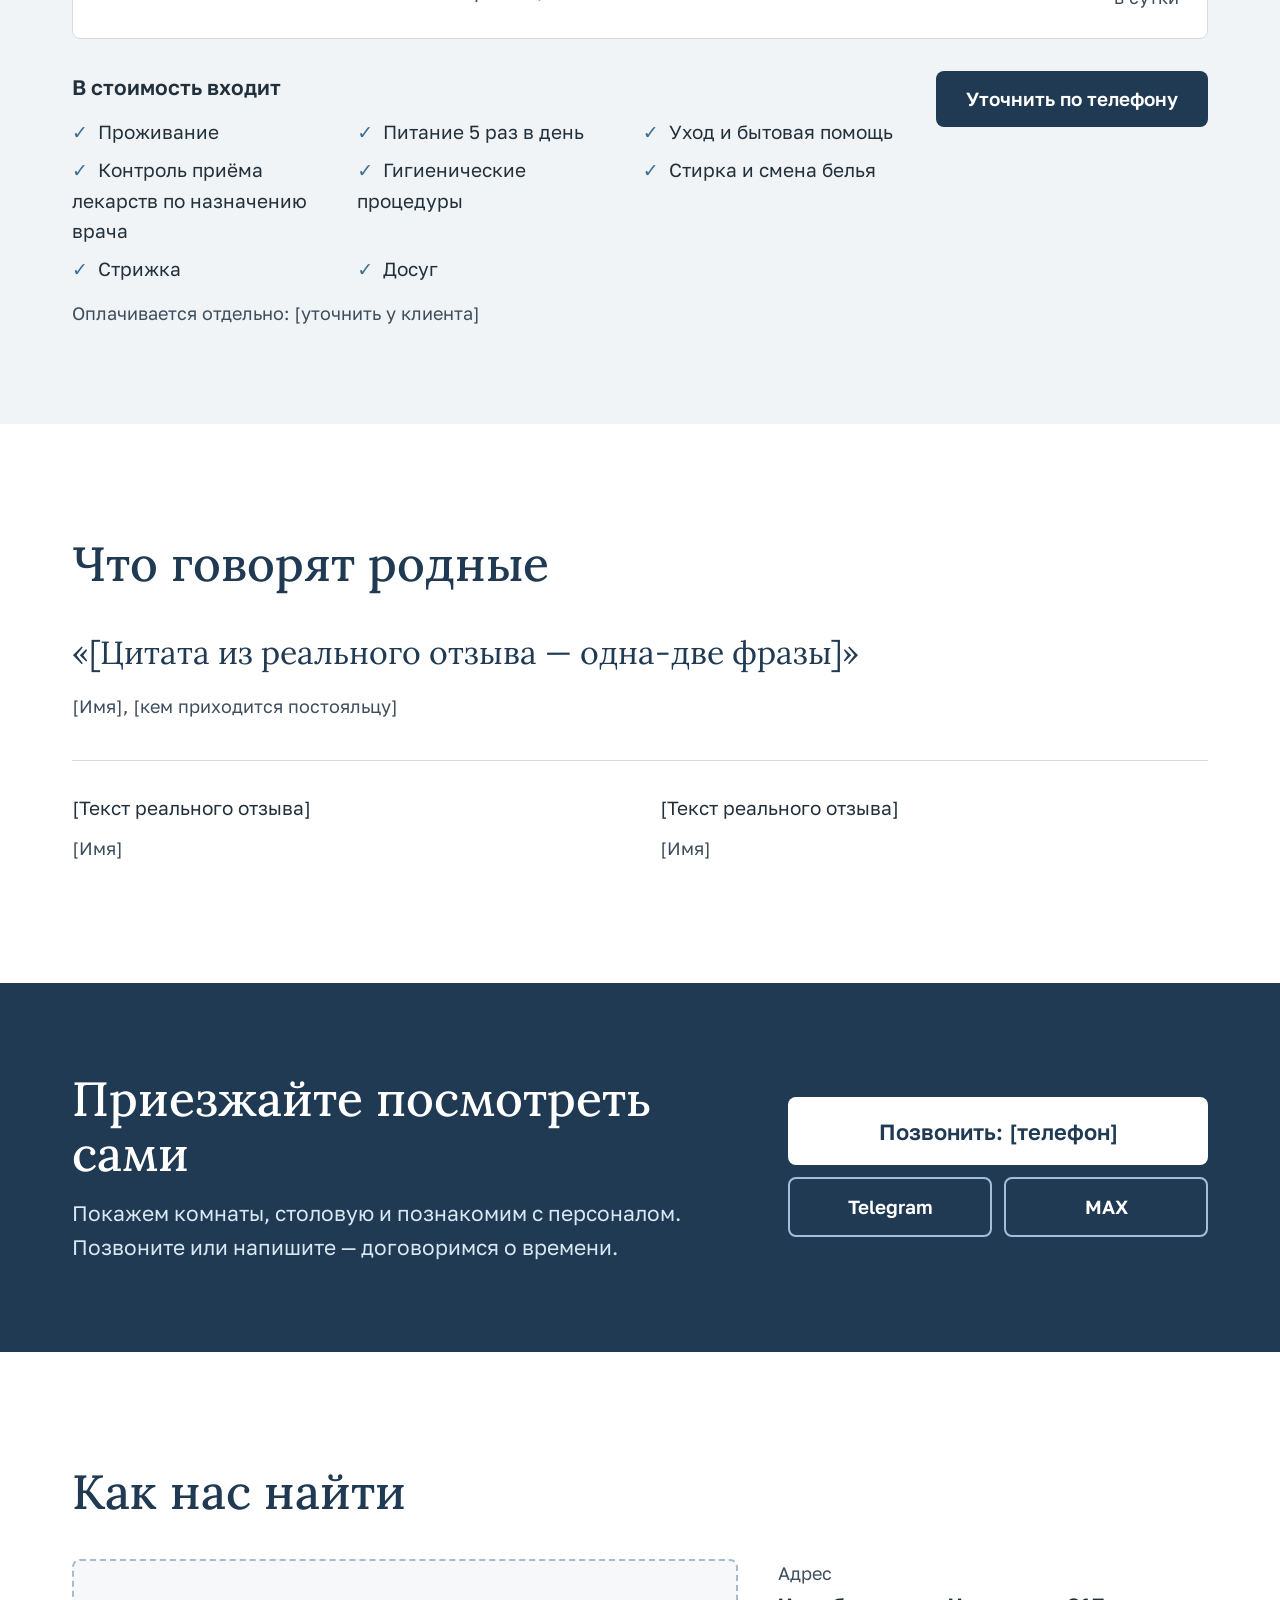
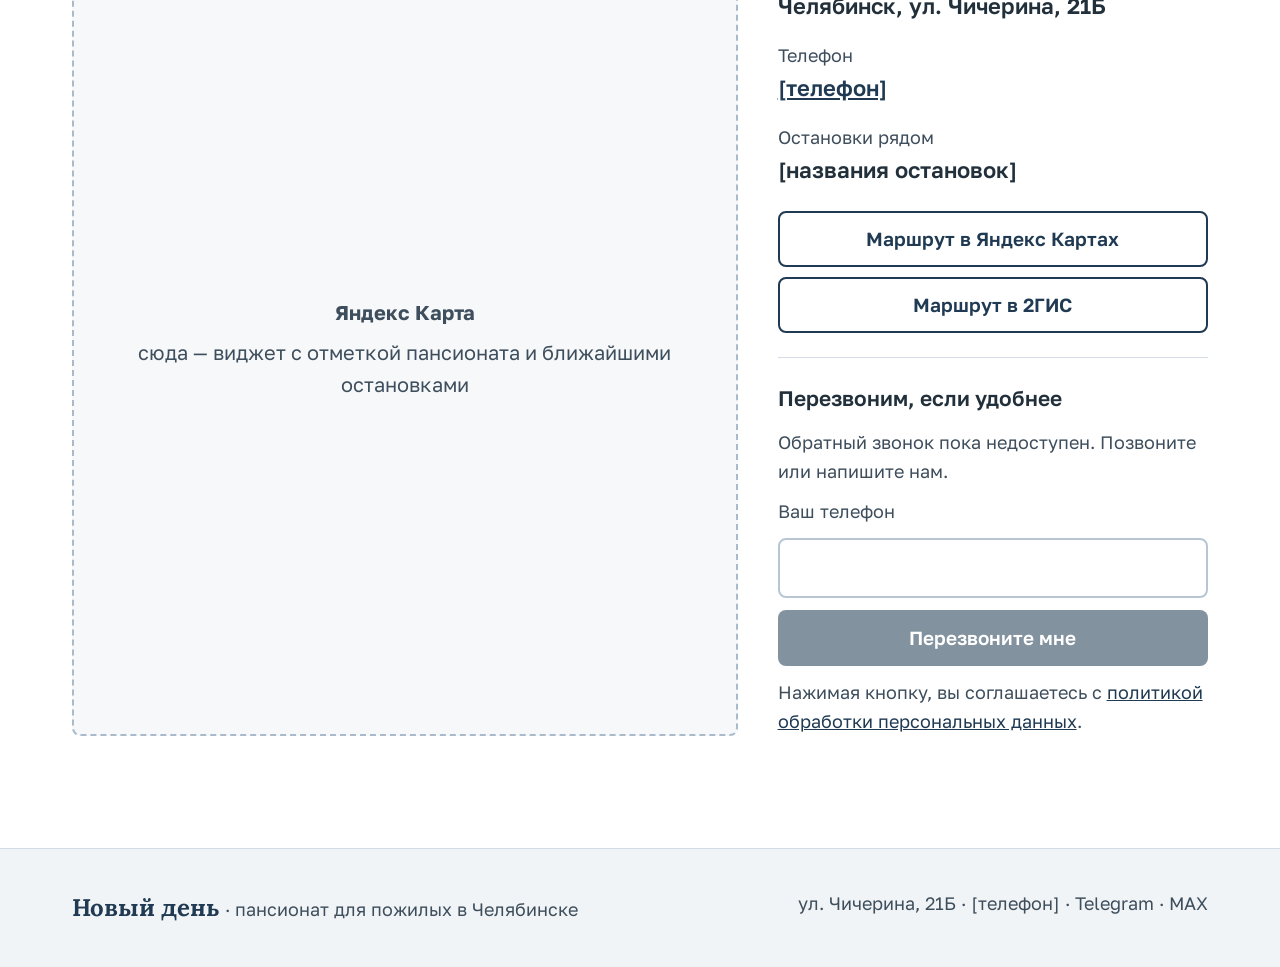
<file: concept-2/index.html>
<!doctype html>
<html lang="ru">
<head>
<meta charset="utf-8">
<meta name="viewport" content="width=device-width, initial-scale=1">
<meta name="robots" content="noindex, nofollow">
<title>Пансионат для пожилых «Новый день» — Челябинск</title>
<meta name="description" content="Пансионат для пожилых в Челябинске: постоянное и временное проживание, уход, домашнее питание 5 раз в день.">
<link rel="preconnect" href="https://fonts.googleapis.com">
<link rel="preconnect" href="https://fonts.gstatic.com" crossorigin>
<link rel="stylesheet" href="https://fonts.googleapis.com/css2?family=Lora:wght@500;600&family=Golos+Text:wght@400;500;600&display=swap">
<link rel="stylesheet" href="styles.css">
<link rel="icon" type="image/png" href="../img/logo-placeholder.png">
</head>
<body>

<div class="topbar">
  <div class="container topbar__row">
    <span>Челябинск, ул. Чичерина, 21Б</span>
    <span class="topbar__links">
      <a href="#">Telegram</a>
      <a href="#">MAX</a>
      <a href="tel:+70000000000">[телефон]</a>
    </span>
  </div>
</div>

<header class="header">
  <div class="container header__row">
    <a class="logo" href="#top">
      <img class="logo__mark" src="../img/logo-placeholder.png" alt="" width="56" height="56">
      <span>
        <span class="logo__name">Новый день</span>
        <span class="logo__sub">пансионат для пожилых</span>
      </span>
    </a>
    <nav class="nav" aria-label="Основное меню">
      <a href="#answers">Условия</a>
      <a href="#prices">Цены</a>
      <a href="#reviews">Отзывы</a>
      <a href="#visit">Экскурсия</a>
      <a href="#contacts">Контакты</a>
    </nav>
    <a class="btn btn--primary" href="tel:+70000000000">
      <svg class="icon" aria-hidden="true" viewBox="0 0 24 24" fill="none" stroke="currentColor" stroke-width="2" stroke-linecap="round" stroke-linejoin="round"><path d="M5 4h4l2 5-2.5 1.5a11 11 0 0 0 5 5L15 13l5 2v4a2 2 0 0 1-2 2A16 16 0 0 1 3 6a2 2 0 0 1 2-2"/></svg>
      Позвонить
    </a>
  </div>
</header>

<main id="top">

  <section class="container hero">
    <p class="hero__kicker">Пансионат для пожилых в Челябинске</p>
    <h1 class="hero__title">Тёплый дом для ваших близких</h1>
    <p class="hero__lead">Постоянное, временное и краткосрочное проживание пожилых людей. Уход, домашнее питание пять раз в&nbsp;день и&nbsp;внимание к каждому.</p>
    <div class="hero__actions">
      <a class="btn btn--primary btn--lg" href="tel:+70000000000">Позвонить: [телефон]</a>
      <a class="btn btn--outline btn--lg" href="#visit">Приехать на экскурсию</a>
    </div>
    <img class="hero__photo" src="../img/hero-v2.jpg" alt="ИИ-иллюстрация: сотрудница подаёт чай пожилой женщине в кресле" width="1536" height="1024" fetchpriority="high">
    <ul class="facts" aria-label="Коротко о пансионате">
      <li><strong>Знаем каждого по имени</strong><span>маленький пансионат</span></li>
      <li><strong>Навещать — в любое время</strong><span>без предупреждения</span></li>
      <li><strong>Фото и видео родным</strong><span>каждый день или по запросу</span></li>
      <li><strong>Рядом остановки</strong><span>удобно добираться</span></li>
    </ul>
  </section>
  <p class="container demo-note">Презентационная версия: фотографии созданы ИИ и не показывают реальный пансионат. Логотип временный.</p>

  <section id="answers" class="container section" aria-labelledby="answers-h">
    <h2 id="answers-h" class="section-title">О чём обычно спрашивают родные</h2>
    <p class="section-lead">Коротко и честно — об условиях и уходе.</p>
    <div class="answers">
      <article class="answer">
        <img class="answer__photo" src="../img/room-v2.jpg" alt="ИИ-иллюстрация: комната с двумя кроватями и тумбочками" loading="lazy" width="1536" height="1024">
        <div class="answer__text">
          <span class="answer__topic">Проживание</span>
          <h3>Где будет жить мой близкий?</h3>
          <p>В уютной комнате. Пансионат небольшой, обстановка домашняя.</p>
          <ul><li>Комнаты: [одноместные / двухместные — уточнить]</li><li>Смена белья и стирка</li></ul>
        </div>
      </article>
      <article class="answer">
        <img class="answer__photo" src="../img/lunch-v2.jpg" alt="ИИ-иллюстрация: домашний обед — борщ, гречка с котлетой, салат" loading="lazy" width="1536" height="1024">
        <div class="answer__text">
          <span class="answer__topic">Питание</span>
          <h3>Чем кормят?</h3>
          <p>Домашней едой пять раз в день.</p>
          <ul><li>Расписание приёмов пищи — [уточнить]</li><li>Меню — [ссылка на меню]</li></ul>
        </div>
      </article>
      <article class="answer">
        <img class="answer__photo" src="../img/bath-v2.jpg" alt="ИИ-иллюстрация: ванная с поручнями и сиденьем для душа" loading="lazy" width="1536" height="1024">
        <div class="answer__text">
          <span class="answer__topic">Уход и безопасность</span>
          <h3>Кто будет помогать каждый день?</h3>
          <p>Персонал рядом: знает привычки, настроение и любимые мелочи каждого постояльца.</p>
          <ul><li>Гигиенические процедуры, стрижка</li><li>Помощь маломобильным людям, поручни в ванной</li><li>Контроль приёма лекарств по назначению врача</li></ul>
        </div>
      </article>
      <article class="answer">
        <img class="answer__photo" src="../img/living-v2.jpg" alt="ИИ-иллюстрация: общая гостиная с диваном и креслами" loading="lazy" width="1536" height="1024">
        <div class="answer__text">
          <span class="answer__topic">Связь с родными</span>
          <h3>Как я узнаю, что всё хорошо?</h3>
          <p>Присылаем фото и видео каждый день или по вашему запросу. Навещать можно в любое время, без предупреждения.</p>
          <ul><li>Фото и видеоотчёты</li><li>Посещения без записи</li></ul>
        </div>
      </article>
      <article class="answer">
        <img class="answer__photo" src="../img/dining-v2.jpg" alt="ИИ-иллюстрация: столовая с накрытым столом" loading="lazy" width="1536" height="1024">
        <div class="answer__text">
          <span class="answer__topic">Первые дни</span>
          <h3>Как пройдёт переезд?</h3>
          <p>Первые дни — самые важные. Уделяем особое внимание, чтобы человек быстрее привык и не чувствовал себя одиноким.</p>
          <ul><li>Знакомство с персоналом и соседями</li><li>Досуг и общение</li></ul>
        </div>
      </article>
    </div>
  </section>

  <section id="prices" class="prices" aria-labelledby="prices-h">
    <div class="container">
      <h2 id="prices-h" class="section-title">Сколько стоит</h2>
      <p class="section-lead">Цена зависит от того, сколько помощи нужно человеку. Всё, что входит, указано ниже.</p>
      <div class="table-wrap">
        <table class="price-table" role="table" aria-label="Стоимость проживания">
          <thead role="rowgroup">
            <tr role="row"><th scope="col" role="columnheader">Состояние человека</th><th scope="col" role="columnheader">Что это значит</th><th scope="col" role="columnheader">Стоимость</th></tr>
          </thead>
          <tbody role="rowgroup">
            <tr role="row"><th scope="row" role="rowheader">Самостоятельные</th><td role="cell">Обслуживают себя сами. Нужны присмотр, питание и общение</td><td role="cell"><span class="price">1 700 ₽</span><span class="unit">в сутки</span></td></tr>
            <tr role="row"><th scope="row" role="rowheader">Нуждающиеся в помощи</th><td role="cell">Нужна помощь с гигиеной, одеванием и бытовыми делами</td><td role="cell"><span class="price">1 900 ₽</span><span class="unit">в сутки</span></td></tr>
            <tr role="row"><th scope="row" role="rowheader">Маломобильные</th><td role="cell">Передвигаются с трудом, нужна помощь при перемещении</td><td role="cell"><span class="price">2 000 ₽</span><span class="unit">в сутки</span></td></tr>
          </tbody>
        </table>
      </div>
      <div class="included">
        <div class="included__text">
          <h3>В стоимость входит</h3>
          <ul>
            <li>Проживание</li><li>Питание 5 раз в день</li><li>Уход и бытовая помощь</li><li>Контроль приёма лекарств по назначению врача</li>
            <li>Гигиенические процедуры</li><li>Стирка и смена белья</li><li>Стрижка</li><li>Досуг</li>
          </ul>
          <p class="note">Оплачивается отдельно: [уточнить у клиента]</p>
        </div>
        <a class="btn btn--primary" href="tel:+70000000000">Уточнить по телефону</a>
      </div>
    </div>
  </section>

  <section id="reviews" class="container section" aria-labelledby="reviews-h">
    <h2 id="reviews-h" class="section-title">Что говорят родные</h2>
    <figure class="quote">
      <blockquote>«[Цитата из реального отзыва — одна-две фразы]»</blockquote>
      <figcaption>[Имя], [кем приходится постояльцу]</figcaption>
    </figure>
    <div class="quotes-small">
      <figure><blockquote>[Текст реального отзыва]</blockquote><figcaption>[Имя]</figcaption></figure>
      <figure><blockquote>[Текст реального отзыва]</blockquote><figcaption>[Имя]</figcaption></figure>
    </div>
  </section>

  <section id="visit" class="visit" aria-labelledby="visit-h">
    <div class="container visit__row">
      <div class="visit__text">
        <h2 id="visit-h">Приезжайте посмотреть сами</h2>
        <p>Покажем комнаты, столовую и познакомим с персоналом. Позвоните или напишите — договоримся о времени.</p>
      </div>
      <div class="visit__actions">
        <a class="btn btn--white" href="tel:+70000000000">Позвонить: [телефон]</a>
        <div class="visit__row2">
          <a class="btn" href="#">Telegram</a>
          <a class="btn" href="#">MAX</a>
        </div>
      </div>
    </div>
  </section>

  <section id="contacts" class="container section" aria-labelledby="contacts-h">
    <h2 id="contacts-h" class="section-title">Как нас найти</h2>
    <div class="contacts">
      <div class="map-slot">
        <strong>Яндекс Карта</strong>
        <span>сюда — виджет с отметкой пансионата и ближайшими остановками</span>
      </div>
      <div class="contacts__info">
        <dl>
          <div><dt>Адрес</dt><dd>Челябинск, ул. Чичерина, 21Б</dd></div>
          <div><dt>Телефон</dt><dd><a href="tel:+70000000000">[телефон]</a></dd></div>
          <div><dt>Остановки рядом</dt><dd>[названия остановок]</dd></div>
        </dl>
        <div class="contacts__routes">
          <a class="btn btn--outline" href="#">Маршрут в Яндекс Картах</a>
          <a class="btn btn--outline" href="#">Маршрут в 2ГИС</a>
        </div>
        <form class="callback" aria-labelledby="cb-h" aria-describedby="callback-status">
          <h3 id="cb-h">Перезвоним, если удобнее</h3>
          <p class="note" id="callback-status">Обратный звонок пока недоступен. Позвоните или напишите нам.</p>
          <label for="cb">Ваш телефон</label>
          <input id="cb" type="tel" name="phone" autocomplete="tel" required disabled>
          <button class="btn btn--primary" type="submit" disabled>Перезвоните мне</button>
          <p class="note">Нажимая кнопку, вы соглашаетесь с <a href="#">политикой обработки персональных данных</a>.</p>
        </form>
      </div>
    </div>
  </section>

</main>

<footer class="footer">
  <div class="container footer__row">
    <span><strong>Новый день</strong> · пансионат для пожилых в Челябинске</span>
    <span>ул. Чичерина, 21Б · [телефон] · Telegram · MAX</span>
  </div>
</footer>

</body>
</html>
</file>
<file: concept-1/styles.css>
/* Новый день — концепция 1 «Светлая и простая» */
:root {
  --bg: #FFFFFF;
  --soft: #F2F6F9;
  --ink: #1E2A33;
  --text: #3D4B57;
  --muted: #4A5763;
  --line: #DDE3E8;
  --border: #C9D6E1;
  --accent: #2F6690;
  --accent-ink: #FFFFFF;
  --radius: 24px;
  --container: 1280px;
}

* { box-sizing: border-box; }
html { scroll-behavior: smooth; }
body {
  margin: 0;
  background: var(--bg);
  color: var(--ink);
  font-family: 'Nunito', system-ui, sans-serif;
  font-size: 19px;
  line-height: 1.55;
  -webkit-font-smoothing: antialiased;
}
img { display: block; max-width: 100%; }
a { color: var(--ink); }
a:hover { color: var(--accent); }
a:focus-visible, button:focus-visible, input:focus-visible, summary:focus-visible { outline: 3px solid var(--accent); outline-offset: 4px; }
h1, h2, h3 { margin: 0; font-weight: 800; }
p { margin: 0; }

.container { max-width: var(--container); margin: 0 auto; padding: 0 32px; }
.section { padding-top: 112px; }
.section-title { font-size: 44px; line-height: 1.15; margin-bottom: 36px; }
.section-lead { font-size: 21px; color: var(--text); margin: -24px 0 36px; }
.demo-note { margin-top: 24px; color: var(--muted); font-size: 18px; }

/* Кнопки */
.btn {
  display: inline-flex; align-items: center; justify-content: center; gap: 10px;
  min-height: 52px; padding: 0 24px; border-radius: 999px;
  font: inherit; font-weight: 700; font-size: 18px; text-decoration: none; cursor: pointer;
  border: 2px solid transparent;
}
.btn--primary { background: var(--accent); color: var(--accent-ink); }
.btn--primary:hover { color: var(--accent-ink); filter: brightness(1.08); }
.btn--outline { border-color: var(--border); color: var(--ink); }
.btn--lg { min-height: 64px; padding: 0 32px; font-size: 21px; }
.btn--dark { background: var(--ink); color: #FFFFFF; border-radius: 16px; min-height: 60px; }
.btn:disabled { opacity: .55; cursor: not-allowed; }
.icon { width: 22px; height: 22px; flex: none; }

/* Шапка */
.header { border-bottom: 1px solid var(--line); }
.header__row { display: flex; align-items: center; justify-content: space-between; gap: 24px; flex-wrap: wrap; padding-top: 18px; padding-bottom: 18px; }
.logo { display: flex; align-items: center; gap: 14px; text-decoration: none; }
.logo__mark { width: 56px; height: 56px; flex: none; object-fit: contain; }
.logo__name { display: block; font-size: 24px; font-weight: 800; line-height: 1.15; }
.logo__sub { display: block; font-size: 18px; color: var(--muted); line-height: 1.25; }
.nav { display: flex; gap: 28px; flex-wrap: wrap; font-size: 18px; font-weight: 600; }
.nav a { text-decoration: none; }
.header__contacts { display: flex; align-items: center; gap: 20px; flex-wrap: wrap; }
.phone { font-size: 22px; font-weight: 800; text-decoration: none; }

/* Первый экран */
.hero { display: flex; gap: 56px; flex-wrap: wrap; align-items: center; padding-top: 64px; }
.hero__text { flex: 1 1 520px; min-width: 0; display: flex; flex-direction: column; gap: 28px; }
.hero__title { font-size: clamp(38px, 4.2vw, 58px); line-height: 1.1; letter-spacing: -0.01em; }
.hero__lead { font-size: 22px; color: var(--text); max-width: 560px; }
.hero__actions { display: flex; gap: 12px; flex-wrap: wrap; }
.hero__address { display: flex; flex-wrap: wrap; align-items: center; gap: 10px; font-size: 18px; color: var(--text); }
.hero__address a { font-weight: 700; }
.hero__photo { flex: 1 1 480px; min-width: 0; width: 100%; height: auto; aspect-ratio: 5 / 4; object-fit: cover; border-radius: var(--radius); }

/* Почему родные спокойны */
.facts { display: grid; grid-template-columns: repeat(auto-fit, minmax(260px, 1fr)); gap: 20px; }
.fact { background: var(--soft); border-radius: var(--radius); padding: 28px; display: flex; flex-direction: column; gap: 12px; }
.fact__num { width: 52px; height: 52px; border-radius: 16px; background: #FFFFFF; display: flex; align-items: center; justify-content: center; font-size: 22px; font-weight: 800; color: var(--accent); }
.fact h3 { font-size: 23px; line-height: 1.25; }
.fact p { color: var(--text); }

/* Услуги */
.services { display: grid; grid-template-columns: repeat(auto-fit, minmax(340px, 1fr)); gap: 0 48px; }
.service { display: flex; gap: 20px; padding: 26px 0; border-top: 1px solid var(--line); }
.service::before { content: ''; flex: none; width: 12px; height: 12px; margin-top: 11px; border-radius: 999px; background: var(--accent); }
.service h3 { font-size: 22px; margin-bottom: 4px; }
.service p { color: var(--text); }

/* Фото */
.section-head { display: flex; justify-content: space-between; align-items: end; gap: 24px; flex-wrap: wrap; margin-bottom: 32px; }
.section-head .section-title { margin: 0; }
.section-head a { font-weight: 700; }
.gallery { display: grid; grid-template-columns: repeat(auto-fit, minmax(280px, 1fr)); grid-auto-rows: 260px; gap: 16px; }
.gallery figure { margin: 0; position: relative; border-radius: var(--radius); overflow: hidden; }
.gallery figure.is-big { grid-row: span 2; }
.gallery img { width: 100%; height: 100%; object-fit: cover; }
.gallery figcaption { position: absolute; left: 14px; bottom: 14px; padding: 6px 14px; border-radius: 999px; background: #FFFFFF; font-size: 18px; font-weight: 700; }

/* Цены */
.prices { margin-top: 112px; background: var(--soft); padding: 96px 0; }
.tariffs { display: grid; grid-template-columns: repeat(auto-fit, minmax(300px, 1fr)); gap: 20px; }
.tariff { background: #FFFFFF; border-radius: 28px; padding: 36px; display: flex; flex-direction: column; gap: 14px; }
.tariff h3 { font-size: 26px; }
.tariff__desc { color: var(--text); }
.tariff__price { margin-top: 8px; font-size: 40px; font-weight: 800; line-height: 1.1; }
.tariff__unit { font-size: 18px; color: var(--muted); }
.included { margin-top: 20px; background: #FFFFFF; border-radius: 28px; padding: 36px; display: flex; gap: 40px; flex-wrap: wrap; align-items: center; }
.included__text { flex: 3 1 520px; min-width: 0; }
.included h3 { font-size: 24px; margin-bottom: 14px; }
.included p { color: var(--text); }
.included .note { margin-top: 12px; color: var(--muted); font-size: 18px; }
.opening-offer { margin-top: 20px; padding: 36px; border: 1px solid var(--border); border-radius: 28px; background: #E6EFF6; }
.opening-offer__intro h3 { font-size: 30px; line-height: 1.2; }
.opening-offer__intro p { margin-top: 10px; color: var(--text); }
.opening-offer__options { display: grid; grid-template-columns: repeat(3, minmax(0, 1fr)); gap: 16px; margin: 24px 0 0; padding: 0; list-style: none; }
.opening-offer__options li { display: flex; flex-direction: column; gap: 6px; padding: 20px 24px; border-radius: 16px; background: var(--bg); }
.opening-offer__options span { color: var(--text); }
.opening-offer__options strong { color: var(--accent); font-size: 24px; line-height: 1.3; }
.opening-offer__note { margin-top: 20px; color: var(--text); font-size: 18px; }

/* Шаги */
.steps { margin: 0; padding: 0; list-style: none; display: grid; grid-template-columns: repeat(auto-fit, minmax(280px, 1fr)); gap: 20px; }
.step { border: 2px solid var(--line); border-radius: var(--radius); padding: 28px; display: flex; flex-direction: column; gap: 10px; }
.step__num { font-size: 40px; font-weight: 800; color: var(--accent); line-height: 1; }
.step h3 { font-size: 23px; }
.step p { color: var(--text); }

/* Отзывы */
.reviews { display: grid; grid-template-columns: repeat(auto-fit, minmax(340px, 1fr)); gap: 20px; }
.review { margin: 0; background: var(--soft); border-radius: var(--radius); padding: 32px; display: flex; flex-direction: column; gap: 16px; }
.review blockquote { margin: 0; font-size: 20px; }
.review figcaption { color: var(--muted); font-size: 18px; }

/* Вопросы */
.faq { max-width: 920px; }
.faq details { border-top: 1px solid var(--line); padding: 22px 0; }
.faq details:last-child { border-bottom: 1px solid var(--line); }
.faq summary { list-style: none; cursor: pointer; display: flex; justify-content: space-between; align-items: center; gap: 24px; min-height: 44px; font-size: 22px; font-weight: 800; }
.faq summary::-webkit-details-marker { display: none; }
.faq summary::after { content: '+'; flex: none; font-size: 32px; font-weight: 400; color: var(--accent); line-height: 1; transition: transform .2s; }
.faq details[open] summary::after { transform: rotate(45deg); }
.faq details p { margin-top: 10px; color: var(--text); max-width: 760px; }

/* Контакты */
.contacts { display: flex; gap: 32px; flex-wrap: wrap; padding-bottom: 112px; }
.contacts__info { flex: 1 1 480px; min-width: 0; display: flex; flex-direction: column; gap: 24px; }
.contacts__info .section-title { margin: 0; }
.contacts__phone { font-size: 36px; font-weight: 800; text-decoration: none; }
.contacts__buttons { display: flex; gap: 12px; flex-wrap: wrap; }
.callback { background: var(--soft); border-radius: var(--radius); padding: 28px; display: flex; flex-direction: column; gap: 14px; }
.callback h3 { font-size: 22px; }
.callback__row { display: flex; gap: 12px; flex-wrap: wrap; }
.callback input { flex: 1 1 240px; min-width: 0; height: 60px; padding: 0 20px; border-radius: 16px; border: 2px solid var(--border); font: inherit; font-size: 20px; color: var(--ink); background: #FFFFFF; }
.callback .note { font-size: 18px; color: var(--muted); }
.contacts__map { flex: 1 1 480px; min-width: 0; display: flex; flex-direction: column; gap: 14px; }
.map-slot { flex: 1; min-height: 440px; border-radius: var(--radius); background: #E6EEF4; display: flex; flex-direction: column; align-items: center; justify-content: center; gap: 10px; color: var(--text); text-align: center; padding: 16px; }
.route-buttons { display: flex; gap: 12px; flex-wrap: wrap; }
.route-buttons .btn { flex: 1 1 200px; border-radius: 16px; min-height: 60px; }

/* Подвал */
.footer { background: var(--ink); color: #E8EEF2; }
.footer__row { display: flex; justify-content: space-between; gap: 24px; flex-wrap: wrap; padding-top: 48px; padding-bottom: 48px; font-size: 18px; }
.footer__name { display: block; font-size: 24px; font-weight: 800; }
.footer__muted { color: #B9C5CF; }
.footer__right { display: flex; flex-direction: column; gap: 4px; align-items: flex-end; }
.footer a { color: #FFFFFF; font-size: 24px; font-weight: 800; text-decoration: none; }

.visually-hidden { position: absolute; width: 1px; height: 1px; overflow: hidden; clip: rect(0 0 0 0); white-space: nowrap; }

@media (max-width: 720px) {
  body { font-size: 18px; }
  .container { padding-inline: 16px; }
  .section { padding-top: 72px; }
  .section-title { font-size: 34px; }
  .nav { gap: 12px 16px; font-size: 18px; }
  .logo { gap: 10px; }
  .logo__sub { max-width: 250px; }
  .hero { padding-top: 40px; gap: 32px; }
  .hero__lead { font-size: 20px; }
  .hero__actions .btn { width: 100%; }
  .services, .reviews { grid-template-columns: 1fr; }
  .gallery figure.is-big { grid-row: span 1; }
  .tariff, .included, .opening-offer { padding: 24px; }
  .opening-offer__options { grid-template-columns: 1fr; }
  .included > .btn { width: 100%; padding-inline: 16px; }
  .callback { padding: 24px; }
  .callback__row .btn { width: 100%; }
  .contacts { padding-bottom: 72px; }
  .footer__right { align-items: flex-start; }
}

@media (prefers-reduced-motion: reduce) {
  html { scroll-behavior: auto; }
  .faq summary::after { transition: none; }
}
</file>
<file: concept-2/styles.css>
/* Новый день — концепция 2 «Ответы родным» */
:root {
  --bg: #FFFFFF;
  --soft: #F1F4F6;
  --sky: #D9E8F3;
  --navy: #1F3A52;
  --blue: #3B6E96;
  --ink: #22303B;
  --muted: #3E4E5C;
  --line: #D3DCE4;
  --line-soft: #E3E9EE;
  --accent: #1F3A52;
  --radius: 8px;
  --container: 1200px;
  --serif: 'Lora', Georgia, serif;
}

* { box-sizing: border-box; }
html { scroll-behavior: smooth; }
body {
  margin: 0;
  background: var(--bg);
  color: var(--ink);
  font-family: 'Golos Text', system-ui, sans-serif;
  font-size: 20px;
  line-height: 1.6;
  -webkit-font-smoothing: antialiased;
}
img { display: block; max-width: 100%; }
a { color: var(--navy); }
a:hover { color: var(--blue); }
a:focus-visible, button:focus-visible, input:focus-visible { outline: 3px solid var(--blue); outline-offset: 4px; }
h1, h2, h3 { margin: 0; font-family: var(--serif); font-weight: 500; color: var(--navy); }
p { margin: 0; }

.container { max-width: var(--container); margin: 0 auto; padding: 0 32px; }
.section { padding-top: 112px; }
.section-title { font-size: 48px; line-height: 1.15; margin-bottom: 40px; }
.section-lead { font-size: 21px; color: var(--muted); margin: -28px 0 48px; }
.demo-note { margin-top: 24px; color: var(--muted); font-size: 18px; }

/* Кнопки */
.btn {
  display: inline-flex; align-items: center; justify-content: center; gap: 10px;
  min-height: 56px; padding: 0 28px; border-radius: var(--radius);
  font: inherit; font-weight: 600; font-size: 19px; text-decoration: none; cursor: pointer;
  border: 2px solid transparent;
}
.btn--primary { background: var(--accent); color: #FFFFFF; }
.btn--primary:hover { color: #FFFFFF; background: var(--blue); }
.btn--outline { border-color: var(--navy); color: var(--navy); }
.btn--lg { min-height: 64px; padding: 0 34px; font-size: 21px; }
.btn:disabled { opacity: .55; cursor: not-allowed; }
.icon { width: 20px; height: 20px; flex: none; }

/* Верхняя полоса */
.topbar { background: var(--sky); font-size: 18px; }
.topbar__row { display: flex; justify-content: space-between; align-items: center; gap: 16px; flex-wrap: wrap; padding-top: 10px; padding-bottom: 10px; }
.topbar__links { display: flex; gap: 24px; flex-wrap: wrap; font-weight: 600; }
.topbar__links a:last-child { text-decoration: none; }

/* Шапка */
.header__row { display: flex; align-items: center; justify-content: space-between; gap: 24px; flex-wrap: wrap; padding-top: 24px; padding-bottom: 24px; }
.logo { display: flex; align-items: center; gap: 14px; text-decoration: none; }
.logo__mark { width: 56px; height: 56px; flex: none; object-fit: contain; }
.logo__name { display: block; font-family: var(--serif); font-size: 30px; font-weight: 600; color: var(--navy); line-height: 1.1; }
.logo__sub { display: block; font-size: 18px; color: var(--muted); line-height: 1.25; }
.nav { display: flex; gap: 32px; flex-wrap: wrap; font-size: 19px; font-weight: 500; }
.nav a { text-decoration: none; color: var(--ink); }

/* Первый экран */
.hero { text-align: center; padding-top: 56px; }
.hero__kicker { font-size: 19px; color: var(--muted); margin-bottom: 18px; }
.hero__title { max-width: 900px; margin: 0 auto; font-size: clamp(42px, 5vw, 68px); line-height: 1.12; }
.hero__lead { max-width: 720px; margin: 24px auto 0; font-size: 22px; color: var(--muted); }
.hero__actions { margin-top: 36px; display: flex; gap: 14px; justify-content: center; flex-wrap: wrap; }
.hero__photo { margin-top: 56px; width: 100%; height: auto; aspect-ratio: 21 / 9; object-fit: cover; object-position: 50% 45%; border-radius: var(--radius); }

/* Коротко */
.facts { margin: 48px 0 0; padding: 0; list-style: none; display: grid; grid-template-columns: repeat(auto-fit, minmax(240px, 1fr)); border-top: 1px solid var(--line); border-bottom: 1px solid var(--line); }
.facts li { padding: 28px 24px 28px 0; }
.facts strong { display: block; font-family: var(--serif); font-size: 24px; font-weight: 600; color: var(--navy); }
.facts span { color: var(--muted); font-size: 18px; }

/* Ответы: строки зигзагом */
.answers { display: flex; flex-direction: column; gap: 72px; }
.answer { display: flex; gap: 56px; flex-wrap: wrap; align-items: center; }
.answer:nth-child(even) { flex-direction: row-reverse; }
.answer__photo { flex: 1 1 420px; min-width: 0; width: 100%; height: auto; aspect-ratio: 4 / 3; object-fit: cover; border-radius: var(--radius); }
.answer__text { flex: 1 1 420px; min-width: 0; display: flex; flex-direction: column; gap: 16px; }
.answer__topic { font-size: 18px; font-weight: 600; color: var(--blue); }
.answer h3 { font-size: 36px; line-height: 1.2; }
.answer p { font-size: 21px; }
.answer ul { margin: 0; padding-left: 22px; color: var(--muted); font-size: 19px; }
.answer li { margin: 4px 0; }

/* Цены */
.prices { margin-top: 120px; background: var(--soft); padding: 96px 0; }
.table-wrap { overflow-x: auto; background: #FFFFFF; border-radius: var(--radius); border: 1px solid var(--line); }
.price-table { width: 100%; min-width: 720px; border-collapse: collapse; font-size: 20px; }
.price-table th, .price-table td { padding: 26px 28px; text-align: left; border-bottom: 1px solid var(--line-soft); vertical-align: middle; }
.price-table thead th { padding: 20px 28px; font-weight: 500; font-size: 18px; color: var(--muted); border-bottom-color: var(--line); }
.price-table tbody tr:last-child > * { border-bottom: 0; }
.price-table tbody th { font-family: var(--serif); font-size: 24px; font-weight: 600; color: var(--navy); }
.price-table td:last-child, .price-table thead th:last-child { text-align: right; white-space: nowrap; }
.price-table td { color: var(--muted); }
.price-table .price { display: block; font-size: 28px; font-weight: 600; color: var(--navy); }
.price-table .unit { font-size: 18px; }
.included { margin-top: 32px; display: flex; gap: 40px; flex-wrap: wrap; align-items: flex-start; }
.included__text { flex: 2 1 520px; min-width: 0; }
.included h3 { font-family: inherit; font-size: 21px; font-weight: 600; color: var(--ink); margin-bottom: 12px; }
.included ul { margin: 0; padding: 0; list-style: none; display: grid; grid-template-columns: repeat(auto-fit, minmax(240px, 1fr)); gap: 8px 32px; font-size: 19px; }
.included li::before { content: '✓'; color: var(--blue); font-weight: 600; margin-right: 10px; }
.included .note { margin-top: 14px; font-size: 18px; color: var(--muted); }

/* Отзывы */
.quote { margin: 0; padding-bottom: 40px; border-bottom: 1px solid var(--line); }
.quote blockquote { margin: 0; max-width: 960px; font-family: var(--serif); font-size: 32px; line-height: 1.4; color: var(--navy); }
.quote figcaption { margin-top: 16px; font-size: 18px; color: var(--muted); }
.quotes-small { display: grid; grid-template-columns: repeat(auto-fit, minmax(320px, 1fr)); gap: 40px; padding-top: 32px; }
.quotes-small figure { margin: 0; }
.quotes-small blockquote { margin: 0; font-size: 19px; }
.quotes-small figcaption { margin-top: 10px; font-size: 18px; color: var(--muted); }

/* Экскурсия */
.visit { margin-top: 120px; background: var(--navy); color: #FFFFFF; }
.visit__row { display: flex; gap: 48px; flex-wrap: wrap; align-items: center; justify-content: space-between; padding-top: 88px; padding-bottom: 88px; }
.visit__text { flex: 1 1 520px; min-width: 0; }
.visit h2 { color: #FFFFFF; font-size: 48px; line-height: 1.15; margin-bottom: 16px; }
.visit p { font-size: 21px; color: var(--sky); }
.visit__actions { flex: 0 1 420px; display: flex; flex-direction: column; gap: 12px; }
.visit__actions .btn--white { background: #FFFFFF; color: var(--navy); min-height: 68px; font-size: 22px; }
.visit__actions .btn--white:hover { background: var(--sky); }
.visit__row2 { display: flex; gap: 12px; }
.visit__row2 .btn { flex: 1; border-color: #9FC0DA; color: #FFFFFF; min-height: 60px; }

/* Контакты */
.contacts { display: flex; gap: 40px; flex-wrap: wrap; }
.map-slot { flex: 3 1 560px; min-width: 0; min-height: 460px; border: 2px dashed #A9BACB; border-radius: var(--radius); background: #F6F8FA; display: flex; flex-direction: column; align-items: center; justify-content: center; gap: 8px; color: var(--muted); text-align: center; padding: 16px; }
.contacts__info { flex: 2 1 360px; min-width: 0; display: flex; flex-direction: column; gap: 24px; }
.contacts dl { margin: 0; display: flex; flex-direction: column; gap: 18px; }
.contacts dt { font-size: 18px; color: var(--muted); }
.contacts dd { margin: 0; font-size: 22px; font-weight: 600; }
.contacts__routes { display: flex; flex-direction: column; gap: 10px; }
.callback { border-top: 1px solid var(--line); padding-top: 24px; display: flex; flex-direction: column; gap: 12px; }
.callback h3 { font-family: inherit; font-size: 21px; font-weight: 600; color: var(--ink); }
.callback label { font-size: 18px; color: var(--muted); }
.callback input { height: 60px; padding: 0 18px; border-radius: var(--radius); border: 2px solid #B8C6D3; font: inherit; font-size: 20px; color: var(--ink); background: #FFFFFF; }
.callback .note { font-size: 18px; color: var(--muted); }

/* Подвал */
.footer { margin-top: 112px; border-top: 1px solid var(--line); background: var(--soft); }
.footer__row { display: flex; justify-content: space-between; gap: 24px; flex-wrap: wrap; padding-top: 40px; padding-bottom: 40px; font-size: 18px; color: var(--muted); }
.footer strong { font-family: var(--serif); font-size: 24px; color: var(--navy); }

@media (max-width: 720px) {
  body { font-size: 18px; }
  .container { padding-inline: 16px; }
  .section { padding-top: 72px; }
  .section-title, .visit h2 { font-size: 36px; }
  .nav { gap: 12px 16px; font-size: 18px; }
  .hero { padding-top: 40px; }
  .hero__lead { font-size: 20px; }
  .hero__actions .btn { width: 100%; padding-inline: 16px; }
  .answer, .answer:nth-child(even) { flex-direction: column; gap: 20px; }
  .answer__photo, .answer__text { flex: none; width: 100%; }
  .answer h3 { font-size: 28px; }
  .hero__photo { aspect-ratio: 4 / 3; }
  .quote blockquote { font-size: 24px; }
  .quotes-small { grid-template-columns: 1fr; }
  /* На телефоне каждая строка таблицы становится карточкой без потери текста. */
  .table-wrap { overflow: visible; background: transparent; border: 0; }
  .price-table, .price-table tbody { display: block; width: 100%; min-width: 0; }
  .price-table thead { position: absolute; width: 1px; height: 1px; padding: 0; overflow: hidden; clip-path: inset(50%); white-space: nowrap; }
  .price-table tbody tr { display: block; padding: 24px; border: 1px solid var(--line); border-radius: var(--radius); background: #FFFFFF; }
  .price-table tbody tr + tr { margin-top: 16px; }
  .price-table tbody th, .price-table tbody td { display: block; padding: 0; border: 0; text-align: left; }
  .price-table tbody td { margin-top: 16px; }
  .price-table tbody td:last-child { text-align: left; white-space: normal; }
  .visit__row { padding-block: 56px; gap: 32px; }
  .visit__actions { flex-basis: 100%; min-width: 0; }
  .visit__row2 .btn { min-width: 0; padding-inline: 16px; }
}

@media (prefers-reduced-motion: reduce) {
  html { scroll-behavior: auto; }
}
</file>
